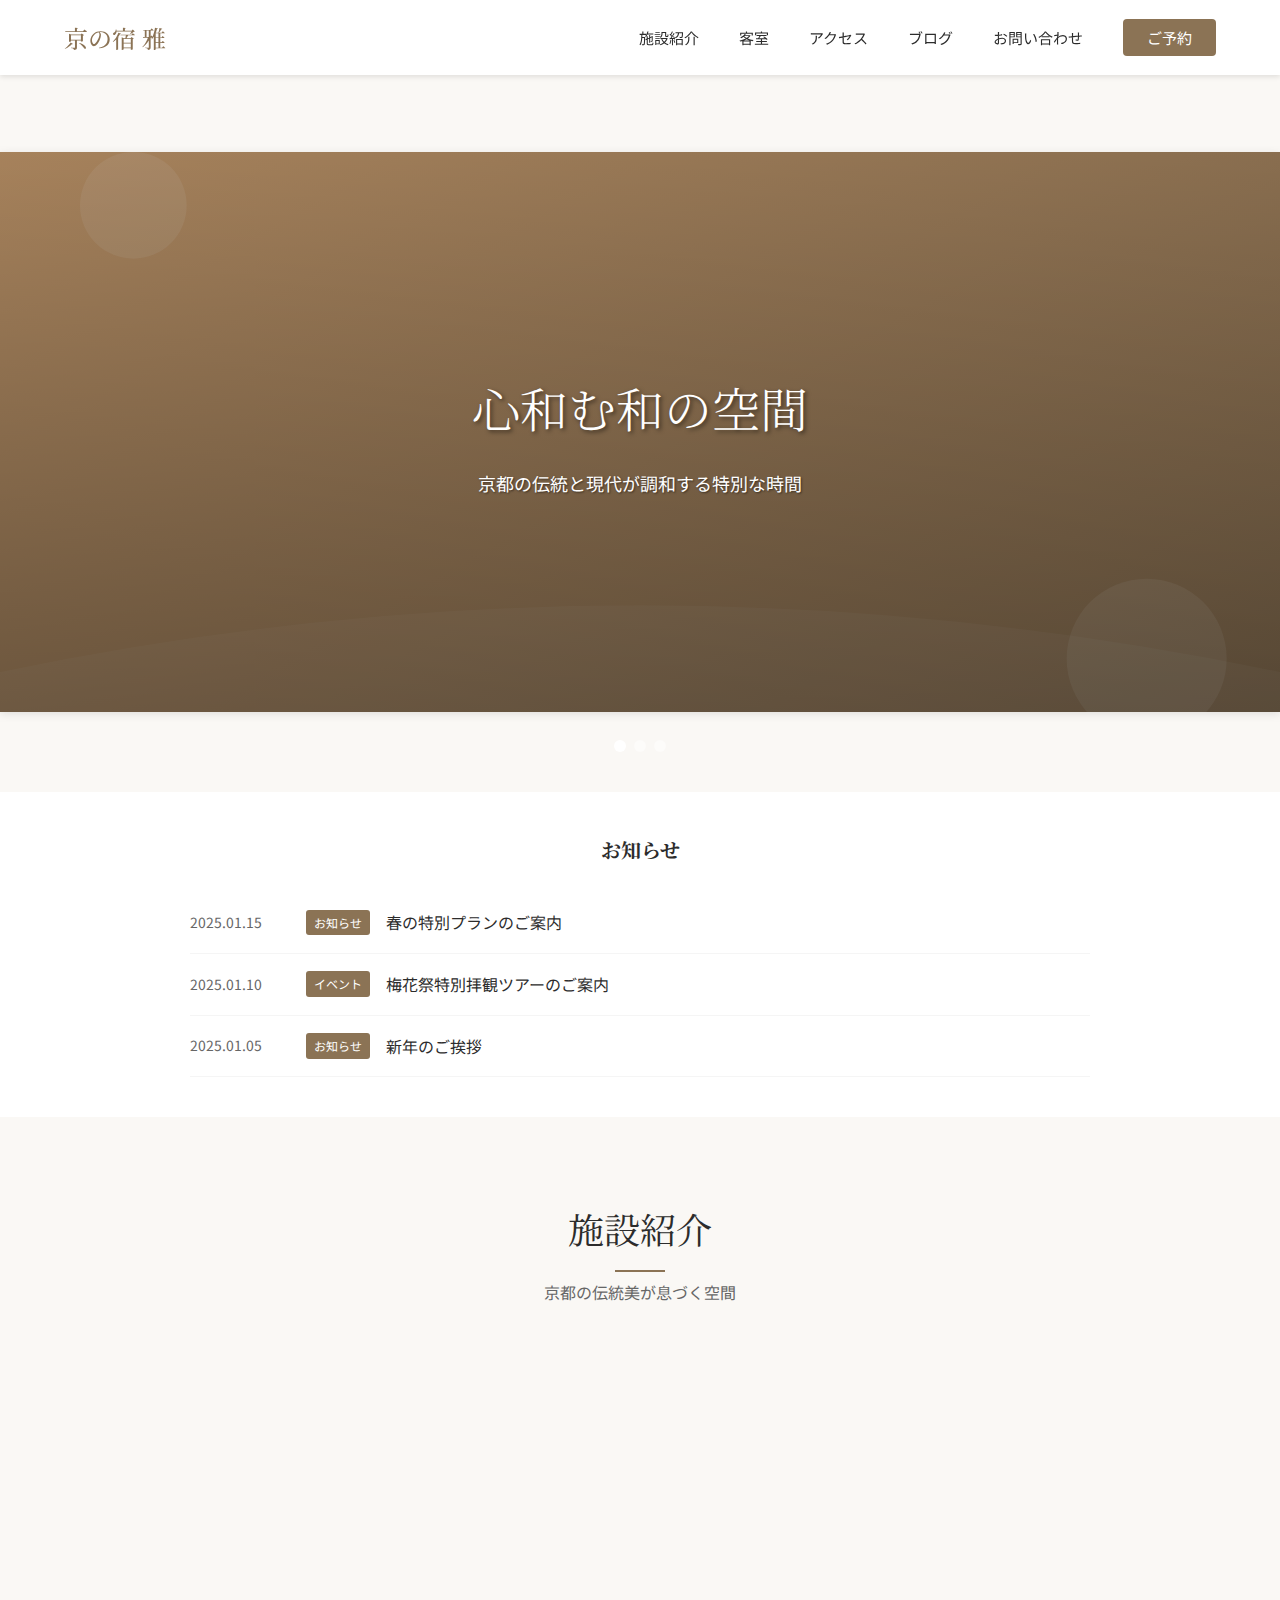
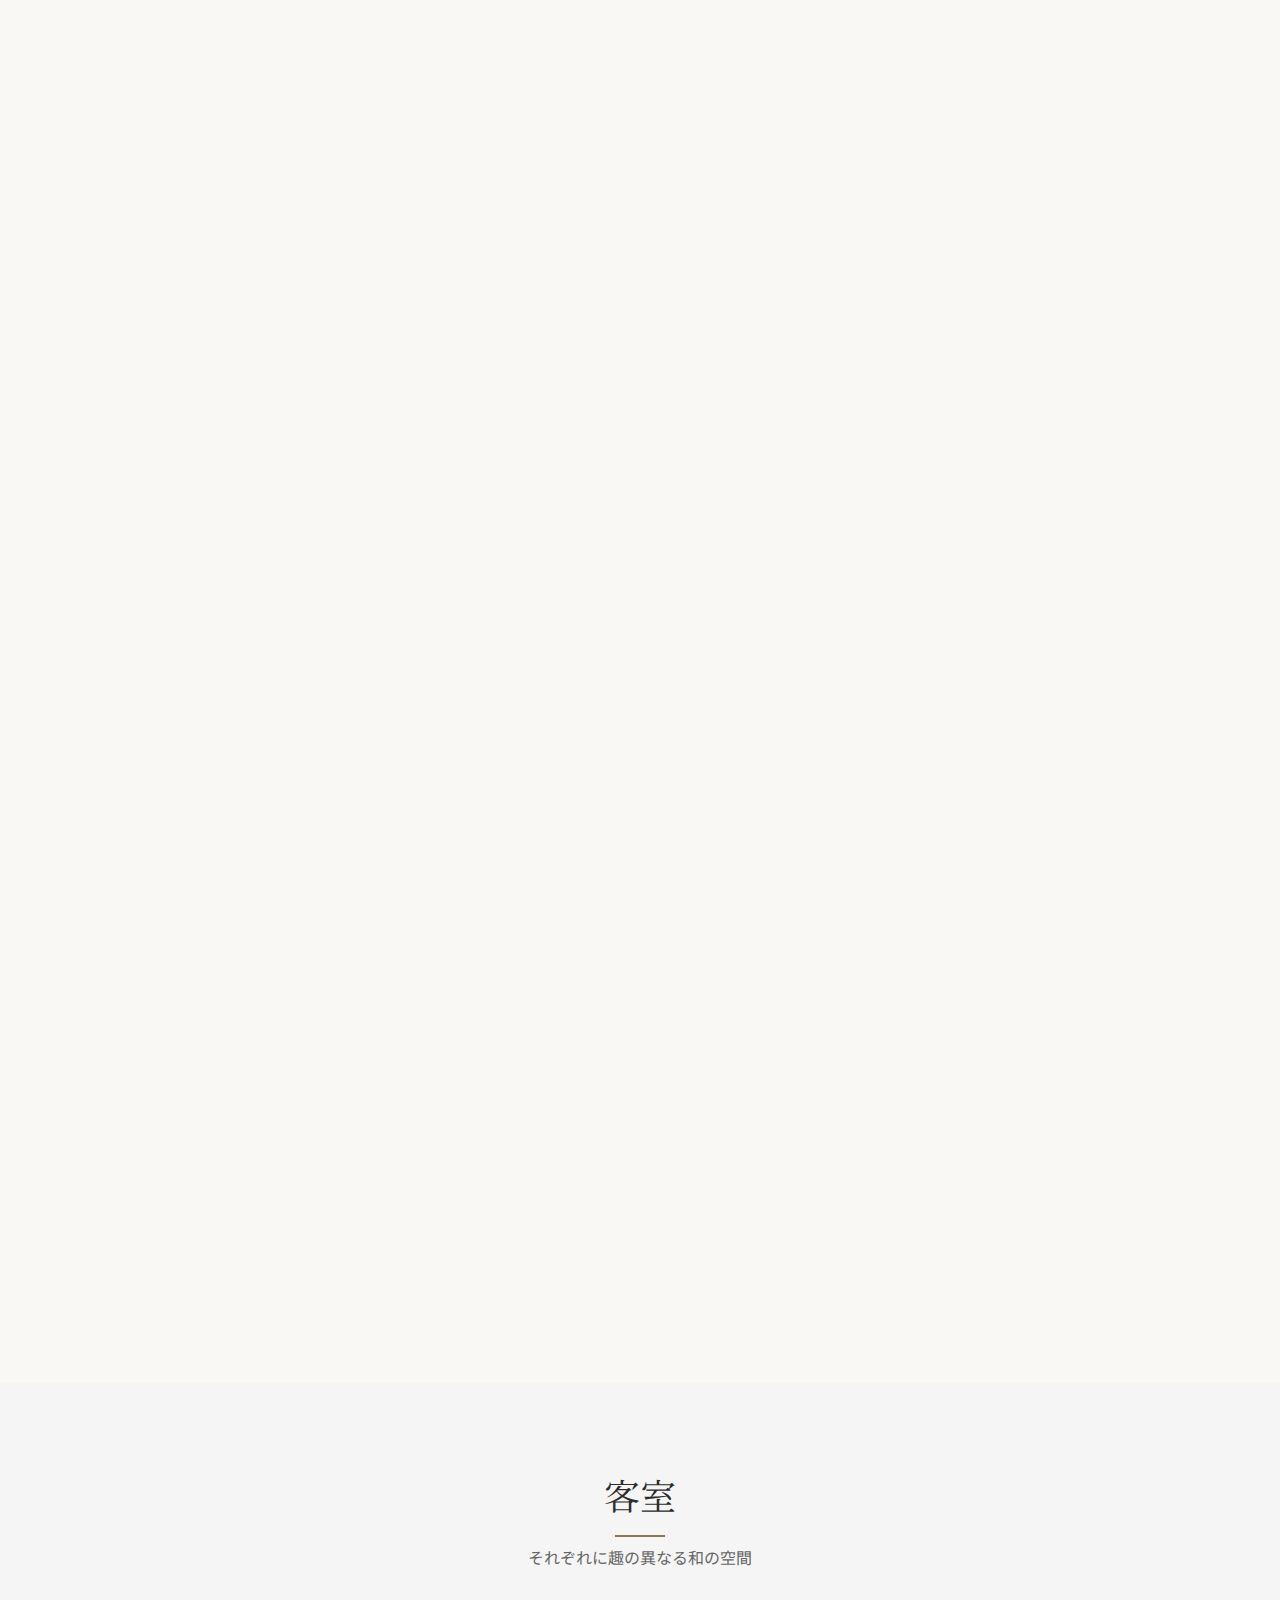
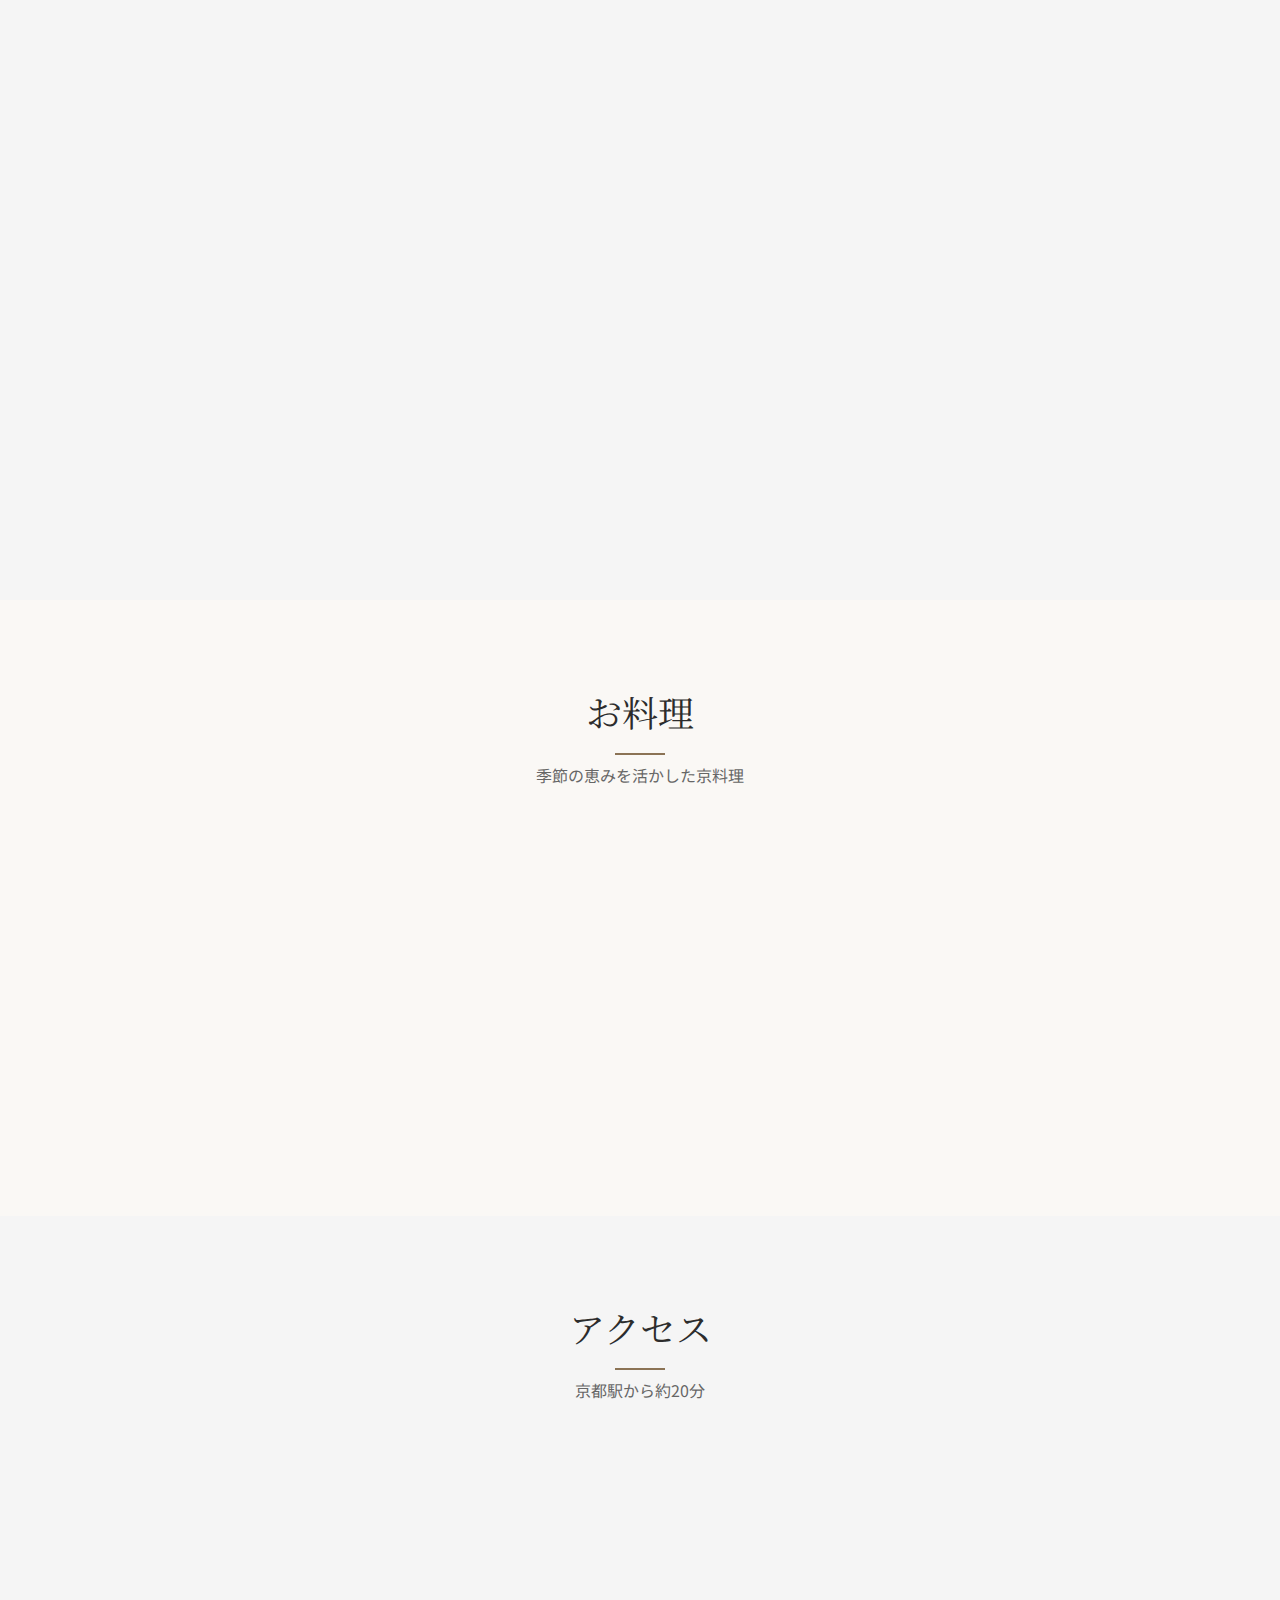
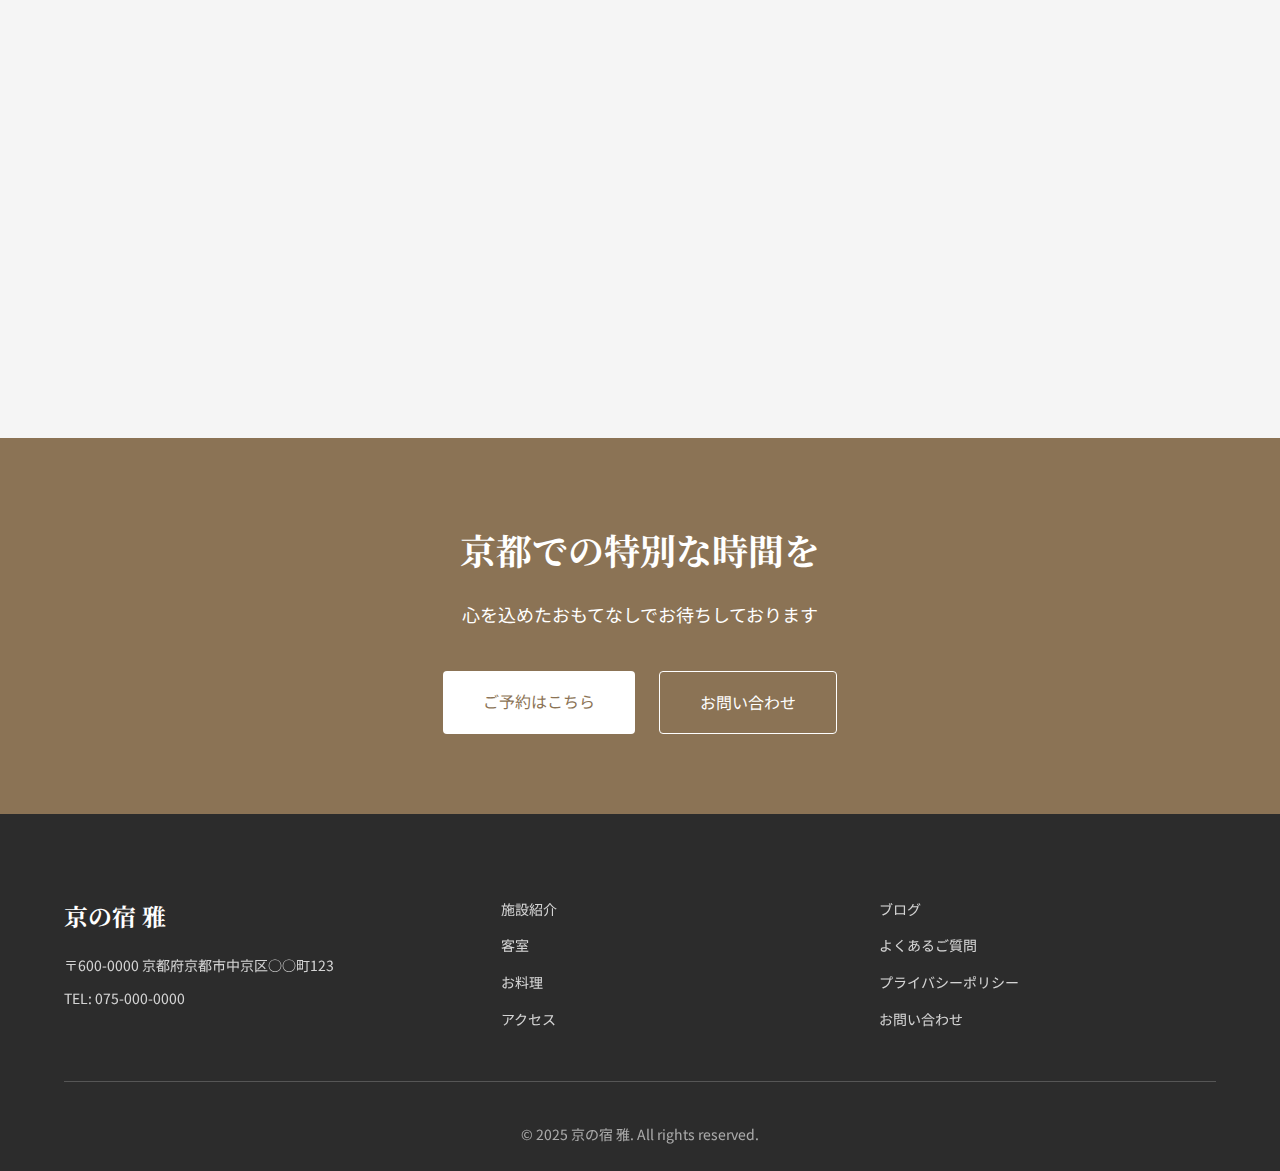
<file: index.html>
<!DOCTYPE html>
<html lang="ja">
<head>
    <meta charset="UTF-8">
    <meta name="viewport" content="width=device-width, initial-scale=1.0">
    <title>京の宿 雅 - 心和む和の空間</title>
    <meta name="description" content="京都の伝統と現代が調和する宿「結び」。四季折々の風情を感じながら、心和むひとときをお過ごしください。">
    <link rel="stylesheet" href="css/style.css">
    <link rel="preconnect" href="https://fonts.googleapis.com">
    <link rel="preconnect" href="https://fonts.gstatic.com" crossorigin>
    <link href="https://fonts.googleapis.com/css2?family=Noto+Serif+JP:wght@300;400;500&family=Noto+Sans+JP:wght@300;400;500&display=swap" rel="stylesheet">
</head>
<body>
    <!-- ヘッダー -->
    <header class="header">
        <div class="container">
            <div class="header-inner">
                <h1 class="logo">
                    <a href="index.html">京の宿 雅</a>
                </h1>
                <nav class="nav" id="nav">
                    <ul class="nav-list">
                        <li><a href="#about">施設紹介</a></li>
                        <li><a href="#rooms">客室</a></li>
                        <li><a href="#access">アクセス</a></li>
                        <li><a href="pages/blog.html">ブログ</a></li>
                        <li><a href="pages/contact.html">お問い合わせ</a></li>
                        <li><a href="pages/reservation.html" class="btn-reserve">ご予約</a></li>
                    </ul>
                </nav>
                <button class="nav-toggle" id="navToggle">
                    <span></span>
                    <span></span>
                    <span></span>
                </button>
            </div>
        </div>
    </header>

    <!-- メインビジュアル -->
    <section class="hero">
        <div class="hero-slider" id="heroSlider">
            <div class="hero-slide active">
                <div class="hero-image">
                    <svg width="100%" height="100%" viewBox="0 0 1920 1080" xmlns="http://www.w3.org/2000/svg" preserveAspectRatio="xMidYMid slice" role="img" aria-label="心和む和の空間のイメージ">
                        <defs>
                            <linearGradient id="hero1" x1="0%" y1="0%" x2="100%" y2="100%">
                                <stop offset="0%" style="stop-color:#d4a574;stop-opacity:1" />
                                <stop offset="100%" style="stop-color:#8b7355;stop-opacity:1" />
                            </linearGradient>
                        </defs>
                        <rect width="1920" height="1080" fill="url(#hero1)"/>
                        <circle cx="200" cy="200" r="80" fill="rgba(255,255,255,0.1)"/>
                        <circle cx="1720" cy="880" r="120" fill="rgba(255,255,255,0.1)"/>
                        <path d="M 0,900 Q 960,700 1920,900 L 1920,1080 L 0,1080 Z" fill="rgba(255,255,255,0.05)"/>
                    </svg>
                </div>
                <div class="hero-content">
                    <h2 class="hero-title">心和む和の空間</h2>
                    <p class="hero-text">京都の伝統と現代が調和する特別な時間</p>
                </div>
            </div>
            <div class="hero-slide">
                <div class="hero-image">
                    <svg width="100%" height="100%" viewBox="0 0 1920 1080" xmlns="http://www.w3.org/2000/svg" preserveAspectRatio="xMidYMid slice" role="img" aria-label="四季折々の風情のイメージ">
                        <defs>
                            <linearGradient id="hero2" x1="0%" y1="0%" x2="0%" y2="100%">
                                <stop offset="0%" style="stop-color:#c9b8a8;stop-opacity:1" />
                                <stop offset="100%" style="stop-color:#8b7355;stop-opacity:1" />
                            </linearGradient>
                        </defs>
                        <rect width="1920" height="1080" fill="url(#hero2)"/>
                        <rect x="100" y="100" width="300" height="200" rx="10" fill="rgba(255,255,255,0.1)"/>
                        <rect x="1520" y="780" width="300" height="200" rx="10" fill="rgba(255,255,255,0.1)"/>
                    </svg>
                </div>
                <div class="hero-content">
                    <h2 class="hero-title">四季折々の風情</h2>
                    <p class="hero-text">移ろいゆく京都の美しい季節を感じて</p>
                </div>
            </div>
            <div class="hero-slide">
                <div class="hero-image">
                    <svg width="100%" height="100%" viewBox="0 0 1920 1080" xmlns="http://www.w3.org/2000/svg" preserveAspectRatio="xMidYMid slice" role="img" aria-label="おもてなしの心のイメージ">
                        <defs>
                            <radialGradient id="hero3" cx="50%" cy="50%">
                                <stop offset="0%" style="stop-color:#d4a574;stop-opacity:1" />
                                <stop offset="100%" style="stop-color:#8b7355;stop-opacity:1" />
                            </radialGradient>
                        </defs>
                        <rect width="1920" height="1080" fill="url(#hero3)"/>
                        <ellipse cx="960" cy="540" rx="600" ry="400" fill="none" stroke="rgba(255,255,255,0.1)" stroke-width="2"/>
                    </svg>
                </div>
                <div class="hero-content">
                    <h2 class="hero-title">おもてなしの心</h2>
                    <p class="hero-text">一期一会の出会いを大切に</p>
                </div>
            </div>
        </div>
        <div class="hero-dots" id="heroDots"></div>
    </section>

    <!-- お知らせ -->
    <section class="news">
        <div class="container">
            <div class="news-inner">
                <h3 class="news-title">お知らせ</h3>
                <ul class="news-list">
                    <li class="news-item">
                        <time class="news-date">2025.01.15</time>
                        <span class="news-category">お知らせ</span>
                        <a href="#" class="news-text">春の特別プランのご案内</a>
                    </li>
                    <li class="news-item">
                        <time class="news-date">2025.01.10</time>
                        <span class="news-category">イベント</span>
                        <a href="#" class="news-text">梅花祭特別拝観ツアーのご案内</a>
                    </li>
                    <li class="news-item">
                        <time class="news-date">2025.01.05</time>
                        <span class="news-category">お知らせ</span>
                        <a href="#" class="news-text">新年のご挨拶</a>
                    </li>
                </ul>
            </div>
        </div>
    </section>

    <!-- 施設紹介 -->
    <section class="about" id="about">
        <div class="container">
            <div class="section-header">
                <h2 class="section-title">施設紹介</h2>
                <p class="section-subtitle">京都の伝統美が息づく空間</p>
            </div>
            <div class="about-content">
                <div class="about-text fade-in">
                    <h3 class="about-title">心を結ぶ、和の宿</h3>
                    <p>京都の中心地から少し離れた静かな場所に佇む「結び」は、日本の伝統美と現代の快適さが調和した特別な空間です。</p>
                    <p>築百年を超える町家を改修し、古き良き京都の風情を残しながら、現代のおもてなしを提供いたします。</p>
                    <p>四季折々の美しい庭園、心を込めた京料理、そして何より大切にしているのは、お客様との一期一会の出会いです。</p>
                    <a href="pages/about.html" class="btn-more">詳しく見る</a>
                </div>
                <div class="about-images fade-in">
                    <svg width="100%" height="250" viewBox="0 0 600 400" xmlns="http://www.w3.org/2000/svg" class="about-image" preserveAspectRatio="xMidYMid slice">
                        <defs>
                            <linearGradient id="building-grad" x1="0%" y1="0%" x2="0%" y2="100%">
                                <stop offset="0%" style="stop-color:#d4a574;stop-opacity:1" />
                                <stop offset="100%" style="stop-color:#c9b8a8;stop-opacity:1" />
                            </linearGradient>
                        </defs>
                        <rect width="600" height="400" fill="url(#building-grad)"/>
                        <rect x="50" y="200" width="500" height="150" fill="#8b7355"/>
                        <rect x="100" y="150" width="80" height="200" fill="#6b5d54"/>
                        <rect x="220" y="150" width="80" height="200" fill="#6b5d54"/>
                        <rect x="340" y="150" width="80" height="200" fill="#6b5d54"/>
                        <rect x="460" y="150" width="80" height="200" fill="#6b5d54"/>
                        <polygon points="300,50 550,150 50,150" fill="#5a4a42"/>
                        <!-- 装飾的な要素を追加 -->
                        <rect x="120" y="170" width="40" height="80" fill="rgba(255,255,255,0.1)"/>
                        <rect x="240" y="170" width="40" height="80" fill="rgba(255,255,255,0.1)"/>
                        <rect x="360" y="170" width="40" height="80" fill="rgba(255,255,255,0.1)"/>
                        <rect x="480" y="170" width="40" height="80" fill="rgba(255,255,255,0.1)"/>
                        <!-- 格子戸の表現 -->
                        <line x1="120" y1="170" x2="120" y2="250" stroke="rgba(255,255,255,0.2)" stroke-width="2"/>
                        <line x1="160" y1="170" x2="160" y2="250" stroke="rgba(255,255,255,0.2)" stroke-width="2"/>
                        <text x="300" y="330" font-family="Noto Sans JP" font-size="24" fill="white" text-anchor="middle">施設外観</text>
                    </svg>
                    <svg width="100%" height="250" viewBox="0 0 600 400" xmlns="http://www.w3.org/2000/svg" class="about-image" preserveAspectRatio="xMidYMid slice">
                        <defs>
                            <linearGradient id="interior-grad" x1="0%" y1="0%" x2="0%" y2="100%">
                                <stop offset="0%" style="stop-color:#faf8f5;stop-opacity:1" />
                                <stop offset="100%" style="stop-color:#f5f5f5;stop-opacity:1" />
                            </linearGradient>
                        </defs>
                        <rect width="600" height="400" fill="url(#interior-grad)"/>
                        <rect x="0" y="320" width="600" height="80" fill="#d4a574"/>
                        <!-- 畳の表現 -->
                        <rect x="80" y="80" width="440" height="240" fill="#e8d5c4" opacity="0.8"/>
                        <!-- 格子の表現 -->
                        <line x1="80" y1="80" x2="80" y2="320" stroke="#8b7355" stroke-width="3"/>
                        <line x1="170" y1="80" x2="170" y2="320" stroke="#8b7355" stroke-width="3"/>
                        <line x1="260" y1="80" x2="260" y2="320" stroke="#8b7355" stroke-width="3"/>
                        <line x1="350" y1="80" x2="350" y2="320" stroke="#8b7355" stroke-width="3"/>
                        <line x1="440" y1="80" x2="440" y2="320" stroke="#8b7355" stroke-width="3"/>
                        <line x1="520" y1="80" x2="520" y2="320" stroke="#8b7355" stroke-width="3"/>
                        <!-- 横の線 -->
                        <line x1="80" y1="140" x2="520" y2="140" stroke="#8b7355" stroke-width="2"/>
                        <line x1="80" y1="200" x2="520" y2="200" stroke="#8b7355" stroke-width="2"/>
                        <line x1="80" y1="260" x2="520" y2="260" stroke="#8b7355" stroke-width="2"/>
                        <!-- 座布団や装飾 -->
                        <circle cx="200" cy="180" r="25" fill="#c9302c" opacity="0.3"/>
                        <circle cx="400" cy="240" r="20" fill="#c9302c" opacity="0.3"/>
                        <text x="300" y="360" font-family="Noto Sans JP" font-size="24" fill="#333" text-anchor="middle">和室内観</text>
                    </svg>
                </div>
                
                <!-- 館内施設 -->
                <div class="facilities fade-in">
                    <h3 class="section-title">館内施設</h3>
                    <div class="facilities-grid">
                        <div class="facility-card">
                            <svg width="100%" height="200" viewBox="0 0 400 300" xmlns="http://www.w3.org/2000/svg" preserveAspectRatio="xMidYMid slice">
                                <defs>
                                    <linearGradient id="bath-gradient" x1="0%" y1="0%" x2="100%" y2="100%">
                                        <stop offset="0%" style="stop-color:#7db3d3;stop-opacity:1" />
                                        <stop offset="100%" style="stop-color:#4a90b8;stop-opacity:1" />
                                    </linearGradient>
                                </defs>
                                <rect width="400" height="300" fill="url(#bath-gradient)"/>
                                <rect x="50" y="150" width="300" height="100" rx="20" fill="rgba(255,255,255,0.2)"/>
                                <circle cx="200" cy="200" r="30" fill="rgba(255,255,255,0.1)"/>
                                <path d="M 50,200 Q 200,180 350,200" stroke="rgba(255,255,255,0.3)" stroke-width="3" fill="none"/>
                                <text x="200" y="80" font-family="Noto Serif JP" font-size="28" fill="white" text-anchor="middle">大浴場</text>
                            </svg>
                            <div class="facility-content">
                                <h4>大浴場</h4>
                                <p>檜の香り漂う大浴場で、旅の疲れを癒してください。</p>
                            </div>
                        </div>
                        <div class="facility-card">
                            <svg width="100%" height="200" viewBox="0 0 400 300" xmlns="http://www.w3.org/2000/svg" preserveAspectRatio="xMidYMid slice">
                                <defs>
                                    <linearGradient id="lounge-gradient" x1="0%" y1="0%" x2="100%" y2="100%">
                                        <stop offset="0%" style="stop-color:#e8d5c4;stop-opacity:1" />
                                        <stop offset="100%" style="stop-color:#c9b8a8;stop-opacity:1" />
                                    </linearGradient>
                                </defs>
                                <rect width="400" height="300" fill="url(#lounge-gradient)"/>
                                <rect x="80" y="120" width="120" height="80" rx="10" fill="#8b7355" opacity="0.3"/>
                                <rect x="220" y="140" width="100" height="60" rx="8" fill="#d4a574" opacity="0.4"/>
                                <circle cx="150" cy="160" r="15" fill="#c9302c" opacity="0.5"/>
                                <text x="200" y="80" font-family="Noto Serif JP" font-size="28" fill="#333" text-anchor="middle">ラウンジ</text>
                            </svg>
                            <div class="facility-content">
                                <h4>ラウンジ</h4>
                                <p>京都の工芸品や書籍を揃えた、寛ぎの空間です。</p>
                            </div>
                        </div>
                        <div class="facility-card">
                            <svg width="100%" height="200" viewBox="0 0 400 300" xmlns="http://www.w3.org/2000/svg" preserveAspectRatio="xMidYMid slice">
                                <defs>
                                    <linearGradient id="shop-gradient" x1="0%" y1="0%" x2="100%" y2="100%">
                                        <stop offset="0%" style="stop-color:#f4e8d0;stop-opacity:1" />
                                        <stop offset="100%" style="stop-color:#e8d5c4;stop-opacity:1" />
                                    </linearGradient>
                                </defs>
                                <rect width="400" height="300" fill="url(#shop-gradient)"/>
                                <rect x="60" y="140" width="80" height="100" rx="5" fill="#8b7355" opacity="0.4"/>
                                <rect x="160" y="120" width="80" height="120" rx="5" fill="#d4a574" opacity="0.4"/>
                                <rect x="260" y="130" width="80" height="110" rx="5" fill="#c9b8a8" opacity="0.4"/>
                                <circle cx="100" cy="180" r="8" fill="#c9302c" opacity="0.6"/>
                                <circle cx="200" cy="170" r="8" fill="#8b7355" opacity="0.6"/>
                                <circle cx="300" cy="175" r="8" fill="#d4a574" opacity="0.6"/>
                                <text x="200" y="80" font-family="Noto Serif JP" font-size="28" fill="#333" text-anchor="middle">売店</text>
                            </svg>
                            <div class="facility-content">
                                <h4>売店</h4>
                                <p>京都の伝統工芸品や地元の名産品を取り揃えています。</p>
                            </div>
                        </div>
                    </div>
                </div>
            </div>
        </div>
    </section>

    <!-- 客室 -->
    <section class="rooms" id="rooms">
        <div class="container">
            <div class="section-header">
                <h2 class="section-title">客室</h2>
                <p class="section-subtitle">それぞれに趣の異なる和の空間</p>
            </div>
            <div class="rooms-grid">
                <article class="room-card fade-in">
                    <div class="room-image">
                        <svg width="100%" height="100%" viewBox="0 0 600 400" xmlns="http://www.w3.org/2000/svg" preserveAspectRatio="xMidYMid slice">
                            <defs>
                                <linearGradient id="matsu-gradient" x1="0%" y1="0%" x2="100%" y2="100%">
                                    <stop offset="0%" style="stop-color:#faf8f5;stop-opacity:1" />
                                    <stop offset="100%" style="stop-color:#f0ebe5;stop-opacity:1" />
                                </linearGradient>
                            </defs>
                            <rect width="600" height="400" fill="url(#matsu-gradient)"/>
                            <rect x="0" y="250" width="600" height="150" fill="#d4a574"/>
                            <rect x="150" y="150" width="300" height="100" fill="#8b7355" opacity="0.2"/>
                            <circle cx="300" cy="200" r="40" fill="#c9302c" opacity="0.3"/>
                            <path d="M 200,180 Q 250,160 300,180 Q 350,160 400,180" stroke="#8b7355" stroke-width="2" fill="none" opacity="0.4"/>
                            <text x="300" y="330" font-family="Noto Serif JP" font-size="28" fill="#333" text-anchor="middle">松の間</text>
                        </svg>
                    </div>
                    <div class="room-content">
                        <h3 class="room-title">松の間</h3>
                        <p class="room-text">庭園を望む特別室。広々とした和室でゆったりとしたひとときを。</p>
                        <a href="#" class="btn-detail">詳細を見る</a>
                    </div>
                </article>
                <article class="room-card fade-in">
                    <div class="room-image">
                        <svg width="100%" height="100%" viewBox="0 0 600 400" xmlns="http://www.w3.org/2000/svg" preserveAspectRatio="xMidYMid slice">
                            <defs>
                                <linearGradient id="take-gradient" x1="0%" y1="0%" x2="100%" y2="100%">
                                    <stop offset="0%" style="stop-color:#f0ebe5;stop-opacity:1" />
                                    <stop offset="100%" style="stop-color:#e8d5c4;stop-opacity:1" />
                                </linearGradient>
                            </defs>
                            <rect width="600" height="400" fill="url(#take-gradient)"/>
                            <rect x="0" y="250" width="600" height="150" fill="#c9b8a8"/>
                            <rect x="100" y="100" width="200" height="150" fill="#8b7355" opacity="0.2"/>
                            <rect x="350" y="100" width="150" height="150" fill="#d4a574" opacity="0.2"/>
                            <line x1="120" y1="120" x2="120" y2="230" stroke="#8b7355" stroke-width="3" opacity="0.6"/>
                            <line x1="180" y1="120" x2="180" y2="230" stroke="#8b7355" stroke-width="3" opacity="0.6"/>
                            <line x1="280" y1="120" x2="280" y2="230" stroke="#8b7355" stroke-width="3" opacity="0.6"/>
                            <text x="300" y="330" font-family="Noto Serif JP" font-size="28" fill="#333" text-anchor="middle">竹の間</text>
                        </svg>
                    </div>
                    <div class="room-content">
                        <h3 class="room-title">竹の間</h3>
                        <p class="room-text">モダンな設えの和洋室。快適さと和の美しさを両立。</p>
                        <a href="#" class="btn-detail">詳細を見る</a>
                    </div>
                </article>
                <article class="room-card fade-in">
                    <div class="room-image">
                        <svg width="100%" height="100%" viewBox="0 0 600 400" xmlns="http://www.w3.org/2000/svg" preserveAspectRatio="xMidYMid slice">
                            <defs>
                                <radialGradient id="ume-gradient" cx="50%" cy="40%">
                                    <stop offset="0%" style="stop-color:#fff8f0;stop-opacity:1" />
                                    <stop offset="100%" style="stop-color:#f4e8d0;stop-opacity:1" />
                                </radialGradient>
                            </defs>
                            <rect width="600" height="400" fill="url(#ume-gradient)"/>
                            <rect x="0" y="250" width="600" height="150" fill="#e8d5c4"/>
                            <ellipse cx="300" cy="180" rx="100" ry="60" fill="#d4a574" opacity="0.3"/>
                            <circle cx="250" cy="160" r="12" fill="#f8c2c0" opacity="0.7"/>
                            <circle cx="350" cy="170" r="10" fill="#f8c2c0" opacity="0.7"/>
                            <circle cx="320" cy="140" r="8" fill="#f8c2c0" opacity="0.7"/>
                            <text x="300" y="330" font-family="Noto Serif JP" font-size="28" fill="#333" text-anchor="middle">梅の間</text>
                        </svg>
                    </div>
                    <div class="room-content">
                        <h3 class="room-title">梅の間</h3>
                        <p class="room-text">コンパクトながら機能的な和室。一人旅や少人数でのご利用に。</p>
                        <a href="#" class="btn-detail">詳細を見る</a>
                    </div>
                </article>
            </div>
        </div>
    </section>

    <!-- お料理 -->
    <section class="cuisine">
        <div class="container">
            <div class="section-header">
                <h2 class="section-title">お料理</h2>
                <p class="section-subtitle">季節の恵みを活かした京料理</p>
            </div>
            <div class="cuisine-content">
                <div class="cuisine-images fade-in">
                    <svg width="100%" height="250" viewBox="0 0 600 400" xmlns="http://www.w3.org/2000/svg" class="cuisine-image" preserveAspectRatio="xMidYMid slice">
                        <defs>
                            <radialGradient id="kaiseki-gradient" cx="50%" cy="50%">
                                <stop offset="0%" style="stop-color:#2c2c2c;stop-opacity:1" />
                                <stop offset="100%" style="stop-color:#1a1a1a;stop-opacity:1" />
                            </radialGradient>
                        </defs>
                        <rect width="600" height="400" fill="url(#kaiseki-gradient)"/>
                        <circle cx="300" cy="200" r="120" fill="#fff" opacity="0.9"/>
                        <circle cx="300" cy="200" r="100" fill="#f5f5f5"/>
                        <rect x="250" y="150" width="100" height="100" rx="10" fill="#c9302c" opacity="0.7"/>
                        <rect x="200" y="180" width="60" height="40" rx="5" fill="#8b7355"/>
                        <rect x="340" y="180" width="60" height="40" rx="5" fill="#8b7355"/>
                        <circle cx="230" cy="200" r="8" fill="#d4a574" opacity="0.8"/>
                        <circle cx="370" cy="200" r="8" fill="#d4a574" opacity="0.8"/>
                        <path d="M 220,190 Q 240,185 260,190" stroke="#8b7355" stroke-width="2" fill="none" opacity="0.6"/>
                        <text x="300" y="350" font-family="Noto Sans JP" font-size="20" fill="white" text-anchor="middle">会席料理</text>
                    </svg>
                    <svg width="100%" height="250" viewBox="0 0 600 400" xmlns="http://www.w3.org/2000/svg" class="cuisine-image" preserveAspectRatio="xMidYMid slice">
                        <defs>
                            <linearGradient id="breakfast-gradient" x1="0%" y1="0%" x2="100%" y2="100%">
                                <stop offset="0%" style="stop-color:#faf8f5;stop-opacity:1" />
                                <stop offset="100%" style="stop-color:#f4e8d0;stop-opacity:1" />
                            </linearGradient>
                        </defs>
                        <rect width="600" height="400" fill="url(#breakfast-gradient)"/>
                        <rect x="150" y="100" width="300" height="200" rx="20" fill="white" stroke="#d4a574" stroke-width="2"/>
                        <circle cx="220" cy="200" r="40" fill="#8b7355" opacity="0.3"/>
                        <circle cx="300" cy="200" r="40" fill="#c9302c" opacity="0.3"/>
                        <circle cx="380" cy="200" r="40" fill="#d4a574" opacity="0.3"/>
                        <rect x="200" y="180" width="40" height="40" rx="3" fill="white" opacity="0.8"/>
                        <rect x="280" y="180" width="40" height="40" rx="3" fill="white" opacity="0.8"/>
                        <rect x="360" y="180" width="40" height="40" rx="3" fill="white" opacity="0.8"/>
                        <text x="300" y="350" font-family="Noto Sans JP" font-size="20" fill="#333" text-anchor="middle">朝食</text>
                    </svg>
                </div>
                <div class="cuisine-text fade-in">
                    <h3 class="cuisine-title">地産地消の京料理</h3>
                    <p>京都の新鮮な食材を使用し、季節の移ろいを感じられる献立をご用意しております。</p>
                    <p>伝統的な京料理の技法を守りながら、現代の感性も取り入れた料理をお楽しみください。</p>
                    <p>朝食は、京都の朝にふさわしい和定食をご提供いたします。</p>
                </div>
            </div>
        </div>
    </section>

    <!-- アクセス -->
    <section class="access" id="access">
        <div class="container">
            <div class="section-header">
                <h2 class="section-title">アクセス</h2>
                <p class="section-subtitle">京都駅から約20分</p>
            </div>
            <div class="access-content">
                <div class="access-info fade-in">
                    <h3 class="access-title">京の宿 雅</h3>
                    <dl class="access-list">
                        <dt>住所</dt>
                        <dd>〒600-0000 京都府京都市中京区○○町123</dd>
                        <dt>電話</dt>
                        <dd>075-000-0000</dd>
                        <dt>チェックイン</dt>
                        <dd>15:00〜21:00</dd>
                        <dt>チェックアウト</dt>
                        <dd>〜11:00</dd>
                    </dl>
                    <div class="access-buttons">
                        <a href="https://maps.google.com" target="_blank" class="btn-map">Google Mapで見る</a>
                        <a href="pages/access.html" class="btn-more">詳しいアクセス方法</a>
                    </div>
                </div>
                <div class="access-map fade-in">
                    <iframe src="https://www.google.com/maps/embed?pb=!1m18!1m12!1m3!1d3267.8965896123456!2d135.7681234!3d35.0116363!2m3!1f0!2f0!3f0!3m2!1i1024!2i768!4f13.1!3m3!1m2!1s0x0%3A0x0!2zMzXCsDAwJzQxLjkiTiAxMzXCsDQ2JzA1LjIiRQ!5e0!3m2!1sja!2sjp!4v1234567890123" width="100%" height="400" style="border:0;" allowfullscreen="" loading="lazy"></iframe>
                </div>
            </div>
        </div>
    </section>

    <!-- CTA -->
    <section class="cta">
        <div class="container">
            <div class="cta-content">
                <h2 class="cta-title">京都での特別な時間を</h2>
                <p class="cta-text">心を込めたおもてなしでお待ちしております</p>
                <div class="cta-buttons">
                    <a href="pages/reservation.html" class="btn-primary">ご予約はこちら</a>
                    <a href="pages/contact.html" class="btn-secondary">お問い合わせ</a>
                </div>
            </div>
        </div>
    </section>

    <!-- フッター -->
    <footer class="footer">
        <div class="container">
            <div class="footer-content">
                <div class="footer-info">
                    <h3 class="footer-logo">京の宿 雅</h3>
                    <p class="footer-address">〒600-0000 京都府京都市中京区○○町123</p>
                    <p class="footer-tel">TEL: 075-000-0000</p>
                </div>
                <nav class="footer-nav">
                    <ul class="footer-nav-list">
                        <li><a href="pages/about.html">施設紹介</a></li>
                        <li><a href="pages/rooms.html">客室</a></li>
                        <li><a href="pages/cuisine.html">お料理</a></li>
                        <li><a href="pages/access.html">アクセス</a></li>
                    </ul>
                    <ul class="footer-nav-list">
                        <li><a href="pages/blog.html">ブログ</a></li>
                        <li><a href="pages/faq.html">よくあるご質問</a></li>
                        <li><a href="pages/privacy.html">プライバシーポリシー</a></li>
                        <li><a href="pages/contact.html">お問い合わせ</a></li>
                    </ul>
                </nav>
            </div>
            <div class="footer-bottom">
                <p class="copyright">&copy; 2025 京の宿 雅. All rights reserved.</p>
            </div>
        </div>
    </footer>

    <script src="js/main.js"></script>
</body>
</html>
</file>
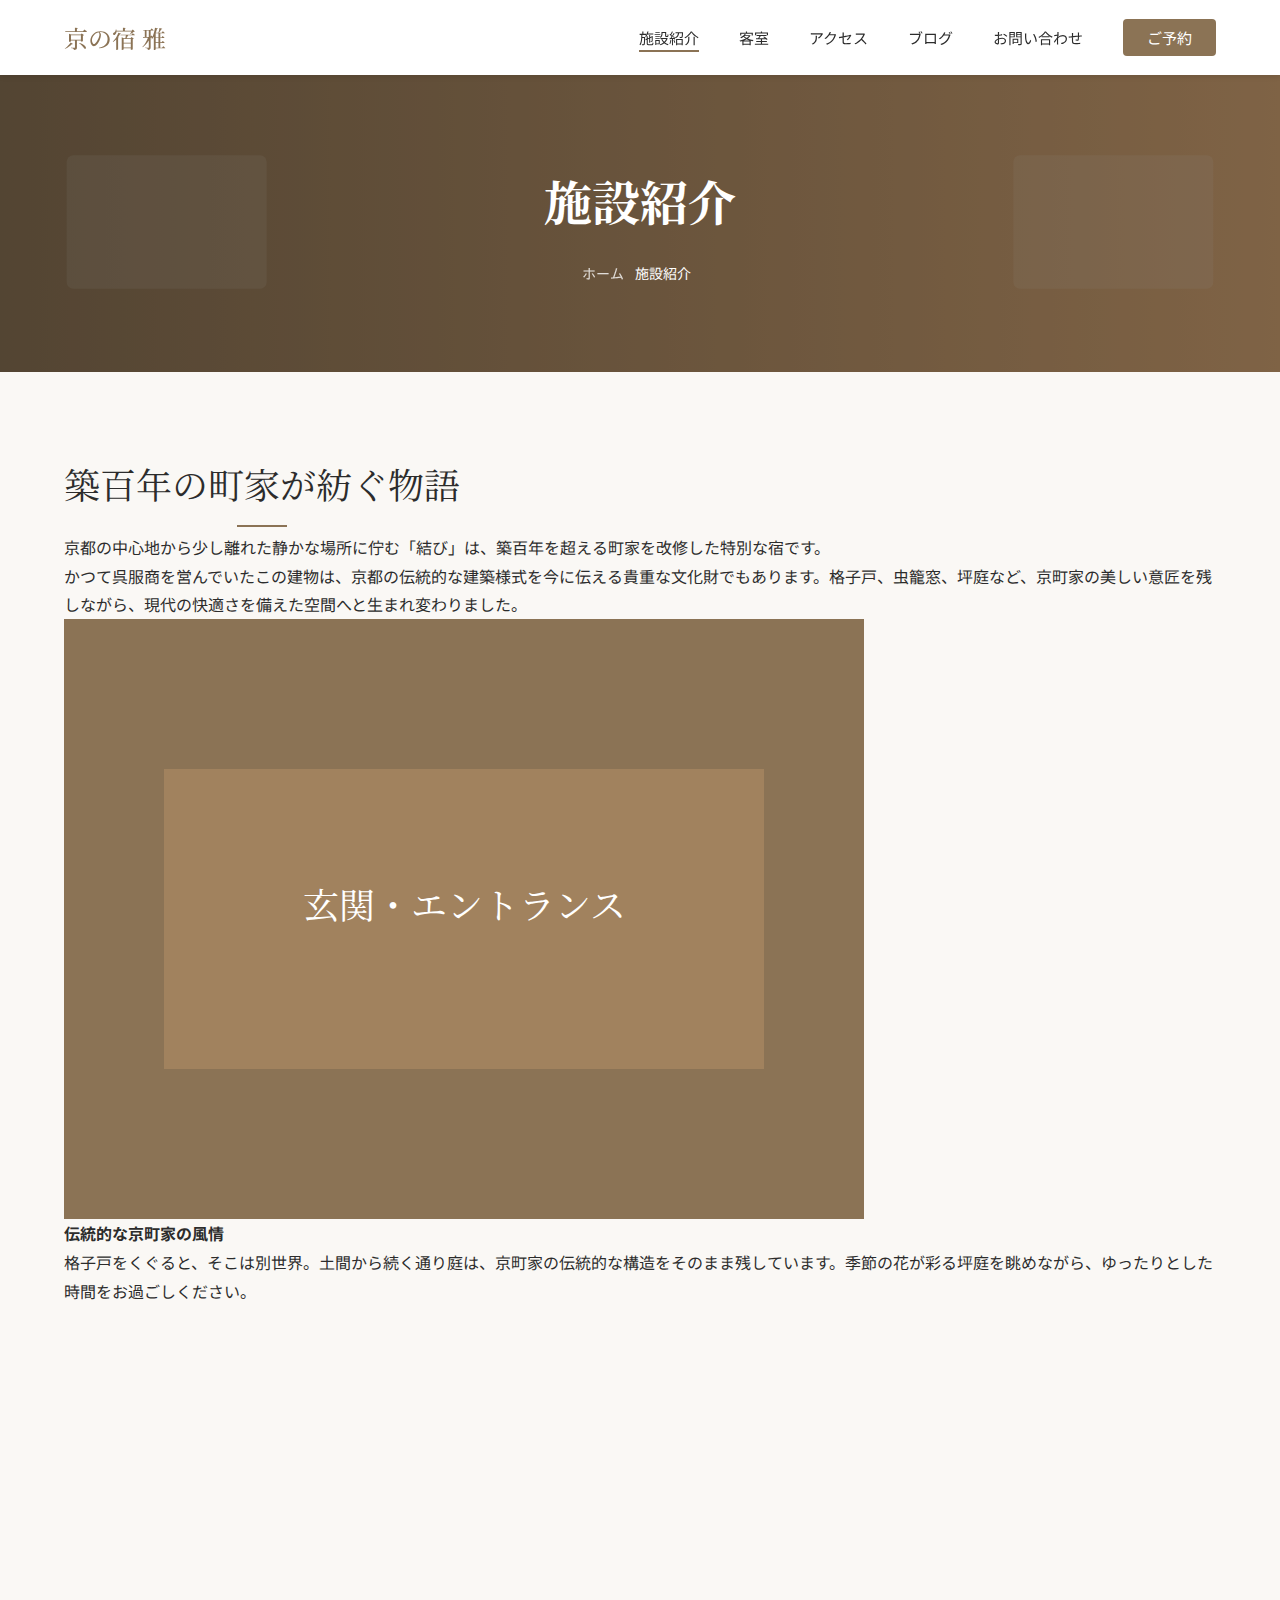
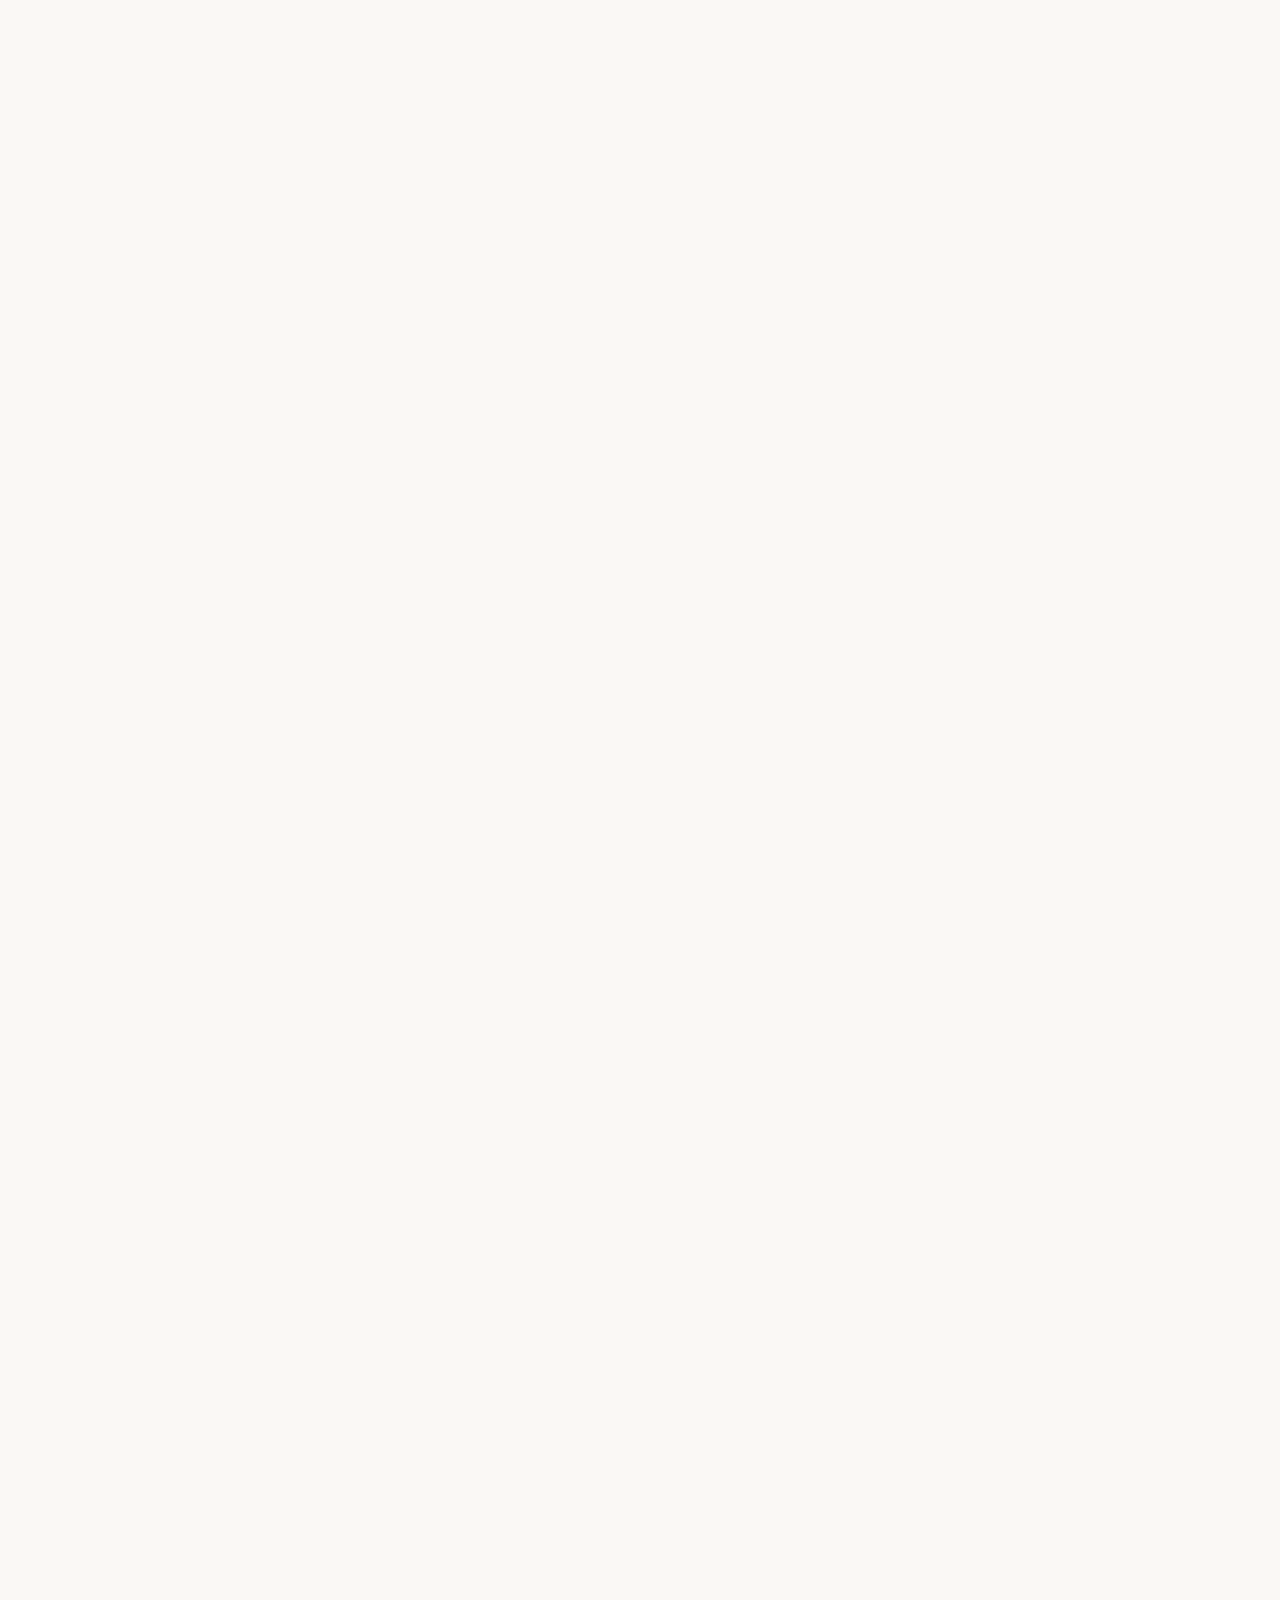
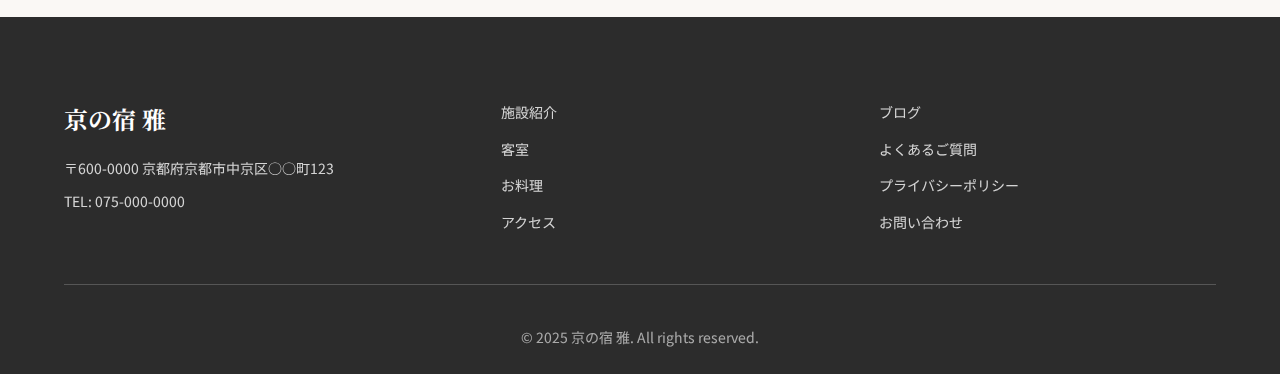
<file: pages/about.html>
<!DOCTYPE html>
<html lang="ja">
<head>
    <meta charset="UTF-8">
    <meta name="viewport" content="width=device-width, initial-scale=1.0">
    <title>施設紹介 - 京の宿 雅</title>
    <meta name="description" content="京都の宿「結び」の施設をご紹介。築百年を超える町家を改修した、伝統と現代が調和する特別な空間です。">
    <link rel="stylesheet" href="../css/style.css">
    <link rel="preconnect" href="https://fonts.googleapis.com">
    <link rel="preconnect" href="https://fonts.gstatic.com" crossorigin>
    <link href="https://fonts.googleapis.com/css2?family=Noto+Serif+JP:wght@300;400;500&family=Noto+Sans+JP:wght@300;400;500&display=swap" rel="stylesheet">
</head>
<body>
    <!-- ヘッダー -->
    <header class="header">
        <div class="container">
            <div class="header-inner">
                <h1 class="logo">
                    <a href="../index.html">京の宿 雅</a>
                </h1>
                <nav class="nav" id="nav">
                    <ul class="nav-list">
                        <li><a href="about.html" class="active">施設紹介</a></li>
                        <li><a href="rooms.html">客室</a></li>
                        <li><a href="access.html">アクセス</a></li>
                        <li><a href="blog.html">ブログ</a></li>
                        <li><a href="contact.html">お問い合わせ</a></li>
                        <li><a href="reservation.html" class="btn-reserve">ご予約</a></li>
                    </ul>
                </nav>
                <button class="nav-toggle" id="navToggle">
                    <span></span>
                    <span></span>
                    <span></span>
                </button>
            </div>
        </div>
    </header>

    <!-- ページヘッダー -->
    <section class="page-header">
        <div class="page-header-bg">
            <svg width="100%" height="100%" viewBox="0 0 1920 600" xmlns="http://www.w3.org/2000/svg" preserveAspectRatio="xMidYMid slice">
                <defs>
                    <linearGradient id="header-gradient" x1="0%" y1="0%" x2="100%" y2="0%">
                        <stop offset="0%" style="stop-color:#8b7355;stop-opacity:1" />
                        <stop offset="100%" style="stop-color:#d4a574;stop-opacity:1" />
                    </linearGradient>
                </defs>
                <rect width="1920" height="600" fill="url(#header-gradient)"/>
                <rect x="100" y="200" width="300" height="200" rx="10" fill="rgba(255,255,255,0.1)"/>
                <rect x="1520" y="200" width="300" height="200" rx="10" fill="rgba(255,255,255,0.1)"/>
            </svg>
        </div>
        <div class="container">
            <h2 class="page-title">施設紹介</h2>
            <nav class="breadcrumb">
                <a href="../index.html">ホーム</a>
                <span>施設紹介</span>
            </nav>
        </div>
    </section>

    <!-- メインコンテンツ -->
    <main class="main">
        <section class="about-detail">
            <div class="container">
                <div class="about-intro fade-in">
                    <h3 class="section-title">築百年の町家が紡ぐ物語</h3>
                    <p class="lead-text">京都の中心地から少し離れた静かな場所に佇む「結び」は、築百年を超える町家を改修した特別な宿です。</p>
                    <p>かつて呉服商を営んでいたこの建物は、京都の伝統的な建築様式を今に伝える貴重な文化財でもあります。格子戸、虫籠窓、坪庭など、京町家の美しい意匠を残しながら、現代の快適さを備えた空間へと生まれ変わりました。</p>
                </div>

                <div class="about-features">
                    <article class="feature-item fade-in">
                        <div class="feature-image">
                            <svg width="800" height="600" xmlns="http://www.w3.org/2000/svg">
                                <rect width="800" height="600" fill="#8b7355"/>
                                <rect x="100" y="150" width="600" height="300" fill="#d4a574" opacity="0.3"/>
                                <text x="400" y="300" font-family="Noto Serif JP" font-size="36" fill="white" text-anchor="middle">玄関・エントランス</text>
                            </svg>
                        </div>
                        <div class="feature-content">
                            <h4 class="feature-title">伝統的な京町家の風情</h4>
                            <p>格子戸をくぐると、そこは別世界。土間から続く通り庭は、京町家の伝統的な構造をそのまま残しています。季節の花が彩る坪庭を眺めながら、ゆったりとした時間をお過ごしください。</p>
                        </div>
                    </article>

                    <article class="feature-item fade-in reverse">
                        <div class="feature-image">
                            <svg width="800" height="600" xmlns="http://www.w3.org/2000/svg">
                                <rect width="800" height="600" fill="#a8c09a"/>
                                <circle cx="200" cy="300" r="80" fill="#6b8e5a" opacity="0.5"/>
                                <circle cx="400" cy="400" r="100" fill="#6b8e5a" opacity="0.5"/>
                                <circle cx="600" cy="300" r="90" fill="#6b8e5a" opacity="0.5"/>
                                <rect x="0" y="450" width="800" height="150" fill="#8b7355" opacity="0.3"/>
                                <text x="400" y="300" font-family="Noto Serif JP" font-size="36" fill="white" text-anchor="middle">日本庭園</text>
                            </svg>
                        </div>
                        <div class="feature-content">
                            <h4 class="feature-title">四季を感じる日本庭園</h4>
                            <p>敷地内には、四季折々の表情を見せる日本庭園があります。春の桜、夏の青もみじ、秋の紅葉、冬の雪景色。移ろいゆく京都の美しい季節を、間近に感じていただけます。</p>
                        </div>
                    </article>

                    <article class="feature-item fade-in">
                        <div class="feature-image">
                            <svg width="800" height="600" xmlns="http://www.w3.org/2000/svg">
                                <rect width="800" height="600" fill="#e8d5c4"/>
                                <rect x="200" y="200" width="400" height="200" fill="#8b7355" opacity="0.2"/>
                                <circle cx="400" cy="300" r="60" fill="#c9302c" opacity="0.3"/>
                                <text x="400" y="300" font-family="Noto Serif JP" font-size="36" fill="#333" text-anchor="middle">茶室</text>
                            </svg>
                        </div>
                        <div class="feature-content">
                            <h4 class="feature-title">本格的な茶室でのお点前体験</h4>
                            <p>敷地内には本格的な茶室を設けております。京都の茶道家による季節のお点前体験もご用意。日本の伝統文化に触れる特別な時間をお楽しみください。</p>
                        </div>
                    </article>
                </div>

                <div class="facilities fade-in">
                    <h3 class="section-title">館内施設</h3>
                    <div class="facilities-grid">
                        <div class="facility-card">
                            <svg width="600" height="400" xmlns="http://www.w3.org/2000/svg">
                                <rect width="600" height="400" fill="#c9b8a8"/>
                                <rect x="100" y="150" width="400" height="200" rx="20" fill="#8b7355"/>
                                <circle cx="300" cy="250" r="80" fill="#d4a574" opacity="0.4"/>
                                <circle cx="200" cy="200" r="30" fill="rgba(255,255,255,0.3)"/>
                                <circle cx="400" cy="300" r="30" fill="rgba(255,255,255,0.3)"/>
                                <rect x="250" y="320" width="100" height="20" rx="10" fill="#6b5d54"/>
                                <text x="300" y="360" font-family="Noto Sans JP" font-size="20" fill="white" text-anchor="middle">大浴場</text>
                            </svg>
                            <div class="facility-content">
                                <h4>大浴場</h4>
                                <p>檜の香り漂う大浴場で、旅の疲れを癒してください。</p>
                            </div>
                        </div>
                        <div class="facility-card">
                            <svg width="600" height="400" xmlns="http://www.w3.org/2000/svg">
                                <rect width="600" height="400" fill="#f5f5f5"/>
                                <rect x="50" y="100" width="500" height="250" fill="#e8d5c4"/>
                                <rect x="100" y="150" width="100" height="120" rx="5" fill="#8b7355"/>
                                <rect x="250" y="150" width="100" height="120" rx="5" fill="#8b7355"/>
                                <rect x="400" y="150" width="100" height="120" rx="5" fill="#8b7355"/>
                                <circle cx="150" cy="130" r="15" fill="#c9302c" opacity="0.6"/>
                                <circle cx="300" cy="130" r="15" fill="#c9302c" opacity="0.6"/>
                                <circle cx="450" cy="130" r="15" fill="#c9302c" opacity="0.6"/>
                                <text x="300" y="320" font-family="Noto Sans JP" font-size="20" fill="#333" text-anchor="middle">ラウンジ</text>
                            </svg>
                            <div class="facility-content">
                                <h4>ラウンジ</h4>
                                <p>京都の工芸品や書籍を揃えた、寛ぎの空間です。</p>
                            </div>
                        </div>
                        <div class="facility-card">
                            <svg width="600" height="400" xmlns="http://www.w3.org/2000/svg">
                                <rect width="600" height="400" fill="#faf8f5"/>
                                <rect x="80" y="120" width="440" height="200" fill="#d4a574"/>
                                <rect x="120" y="160" width="80" height="120" rx="5" fill="#8b7355"/>
                                <rect x="220" y="160" width="80" height="120" rx="5" fill="#c9302c" opacity="0.3"/>
                                <rect x="320" y="160" width="80" height="120" rx="5" fill="#8b7355"/>
                                <rect x="420" y="160" width="80" height="120" rx="5" fill="#c9302c" opacity="0.3"/>
                                <circle cx="160" cy="140" r="10" fill="white"/>
                                <circle cx="260" cy="140" r="10" fill="white"/>
                                <circle cx="360" cy="140" r="10" fill="white"/>
                                <circle cx="460" cy="140" r="10" fill="white"/>
                                <text x="300" y="340" font-family="Noto Sans JP" font-size="20" fill="#333" text-anchor="middle">売店</text>
                            </svg>
                            <div class="facility-content">
                                <h4>売店</h4>
                                <p>京都の伝統工芸品や地元の名産品を取り揃えています。</p>
                            </div>
                        </div>
                    </div>
                </div>
            </div>
        </section>
    </main>

    <!-- フッター -->
    <footer class="footer">
        <div class="container">
            <div class="footer-content">
                <div class="footer-info">
                    <h3 class="footer-logo">京の宿 雅</h3>
                    <p class="footer-address">〒600-0000 京都府京都市中京区○○町123</p>
                    <p class="footer-tel">TEL: 075-000-0000</p>
                </div>
                <nav class="footer-nav">
                    <ul class="footer-nav-list">
                        <li><a href="about.html">施設紹介</a></li>
                        <li><a href="rooms.html">客室</a></li>
                        <li><a href="cuisine.html">お料理</a></li>
                        <li><a href="access.html">アクセス</a></li>
                    </ul>
                    <ul class="footer-nav-list">
                        <li><a href="blog.html">ブログ</a></li>
                        <li><a href="faq.html">よくあるご質問</a></li>
                        <li><a href="privacy.html">プライバシーポリシー</a></li>
                        <li><a href="contact.html">お問い合わせ</a></li>
                    </ul>
                </nav>
            </div>
            <div class="footer-bottom">
                <p class="copyright">&copy; 2025 京の宿 雅. All rights reserved.</p>
            </div>
        </div>
    </footer>

    <script src="../js/main.js"></script>
</body>
</html>
</file>
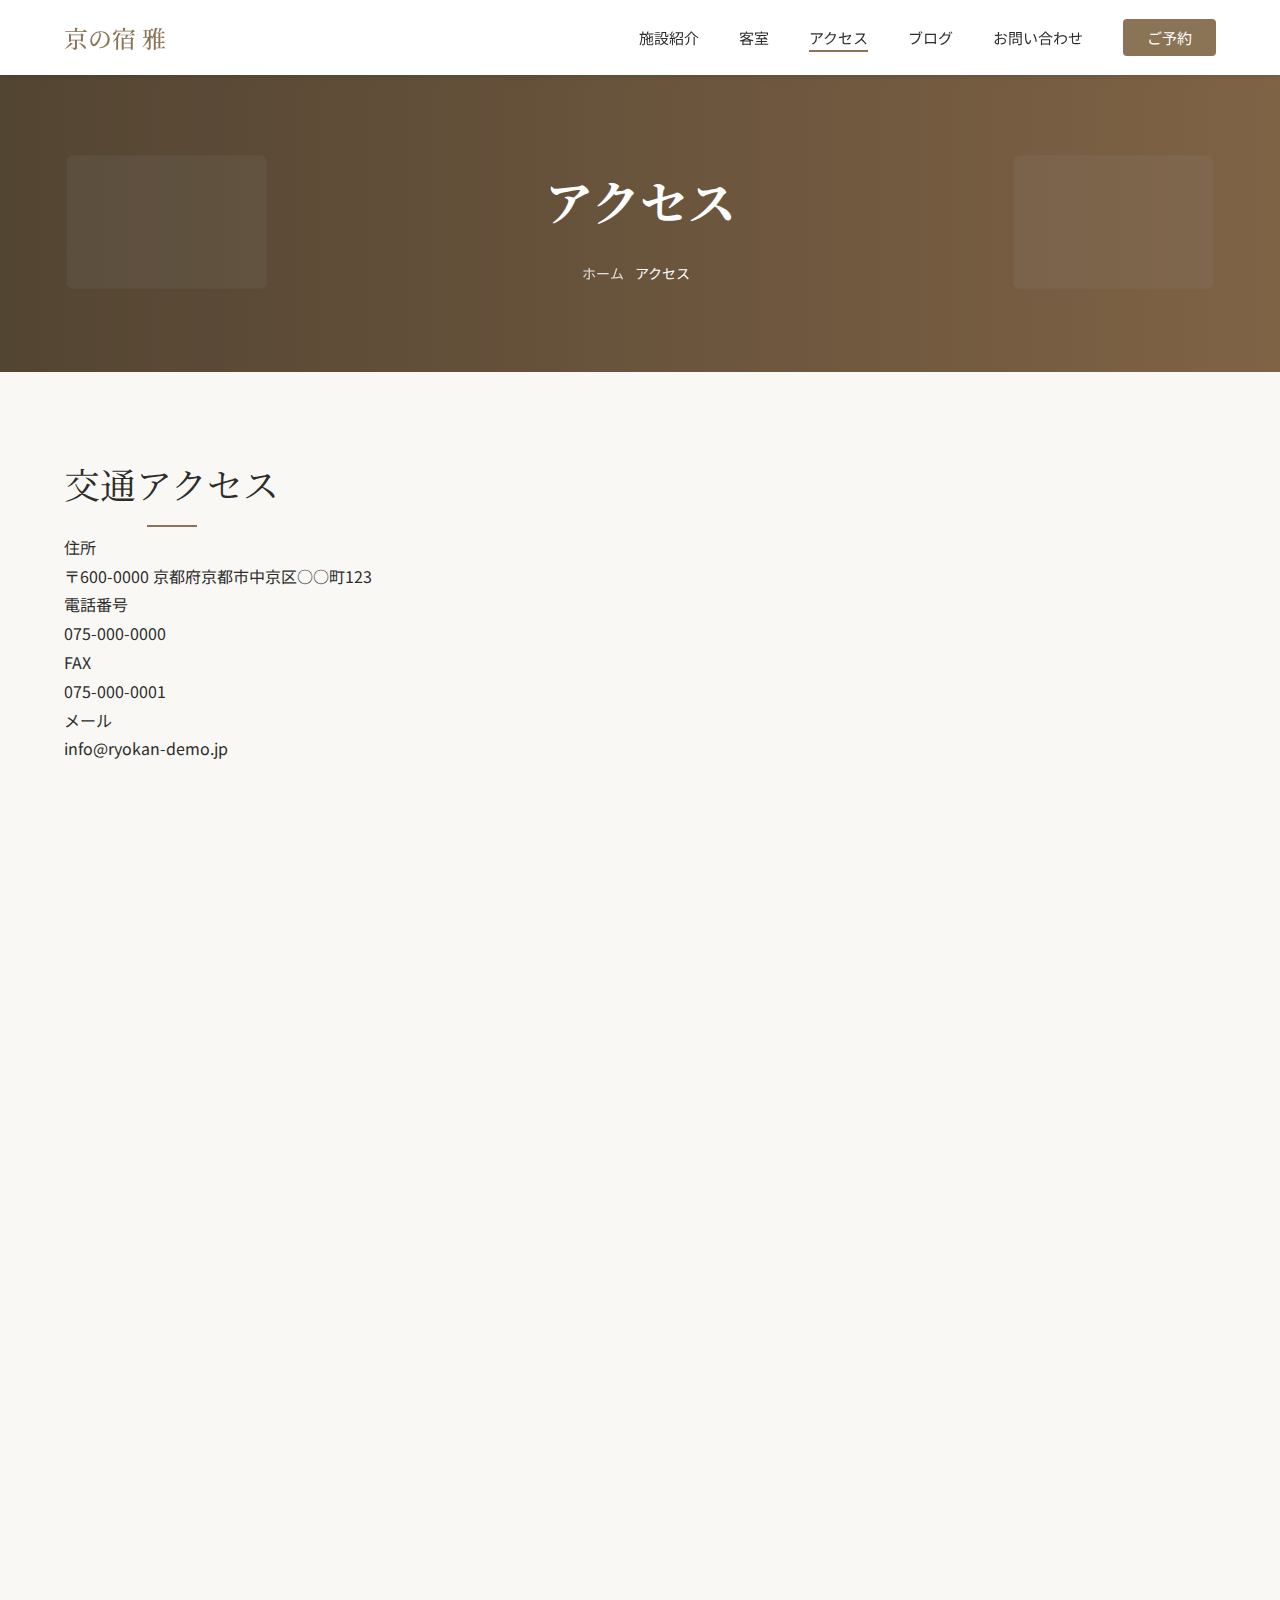
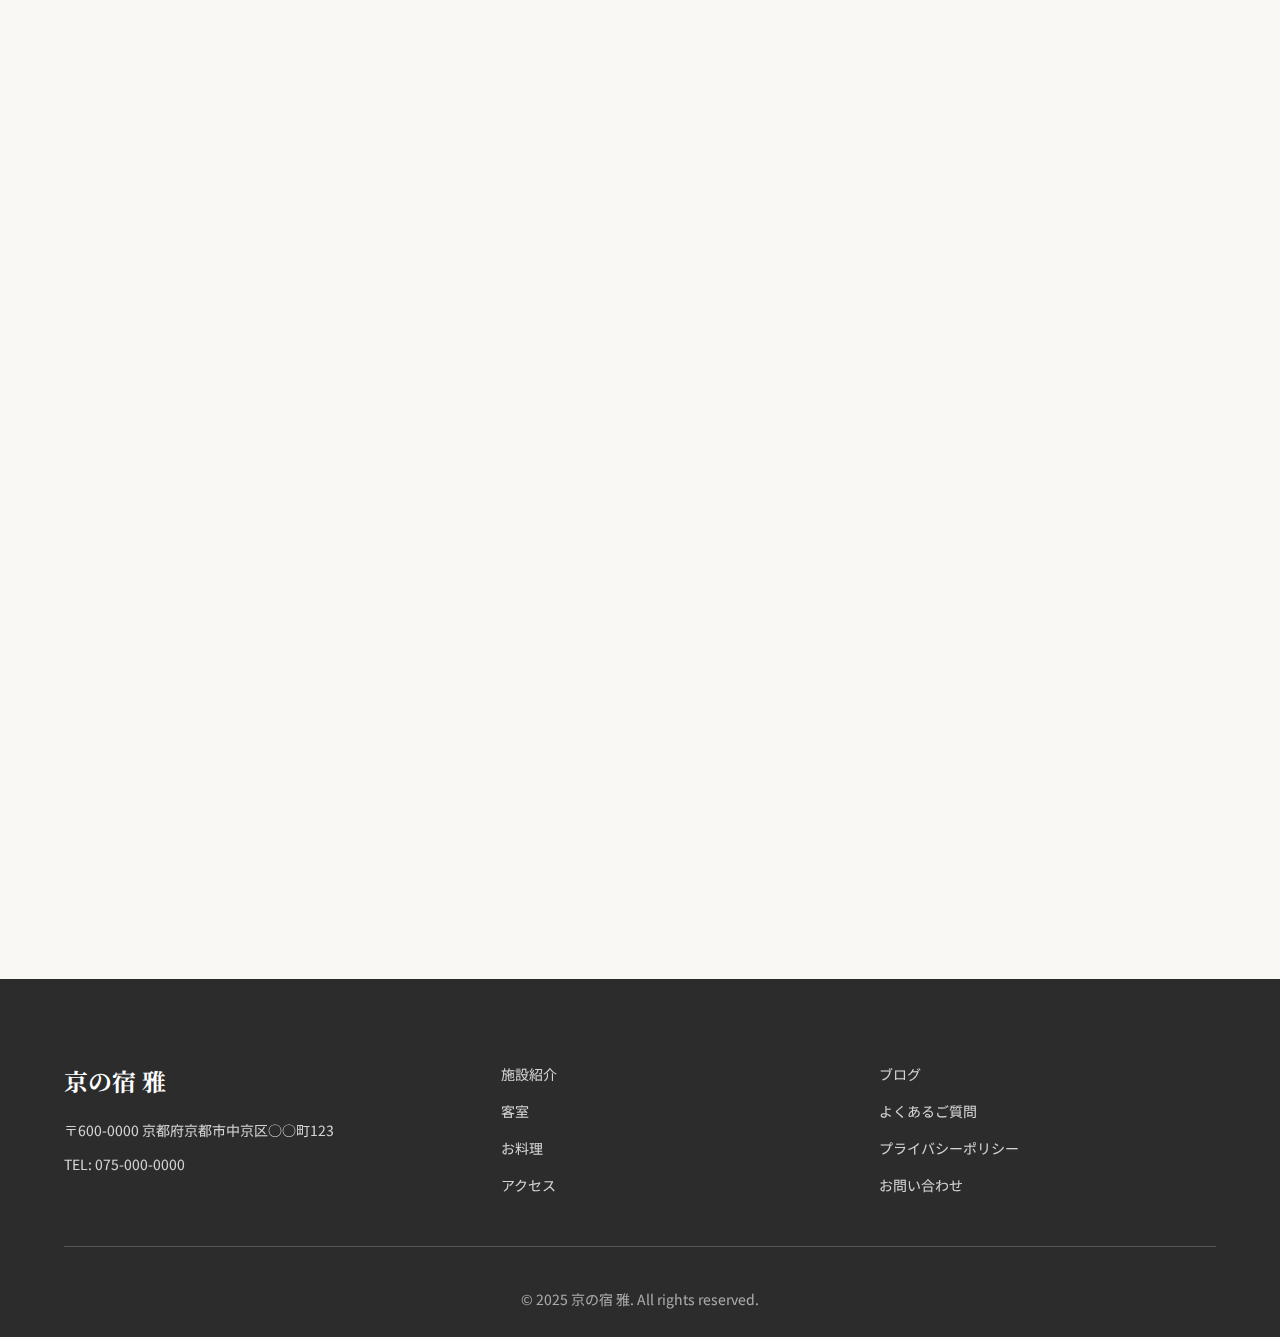
<file: pages/access.html>
<!DOCTYPE html>
<html lang="ja">
<head>
    <meta charset="UTF-8">
    <meta name="viewport" content="width=device-width, initial-scale=1.0">
    <title>アクセス - 京の宿 雅</title>
    <meta name="description" content="京都の宿「結び」へのアクセス方法。京都駅から約20分、観光地へのアクセスも便利な立地です。">
    <link rel="stylesheet" href="../css/style.css">
    <link rel="preconnect" href="https://fonts.googleapis.com">
    <link rel="preconnect" href="https://fonts.gstatic.com" crossorigin>
    <link href="https://fonts.googleapis.com/css2?family=Noto+Serif+JP:wght@300;400;500&family=Noto+Sans+JP:wght@300;400;500&display=swap" rel="stylesheet">
</head>
<body>
    <!-- ヘッダー -->
    <header class="header">
        <div class="container">
            <div class="header-inner">
                <h1 class="logo">
                    <a href="../index.html">京の宿 雅</a>
                </h1>
                <nav class="nav" id="nav">
                    <ul class="nav-list">
                        <li><a href="about.html">施設紹介</a></li>
                        <li><a href="rooms.html">客室</a></li>
                        <li><a href="access.html" class="active">アクセス</a></li>
                        <li><a href="blog.html">ブログ</a></li>
                        <li><a href="contact.html">お問い合わせ</a></li>
                        <li><a href="reservation.html" class="btn-reserve">ご予約</a></li>
                    </ul>
                </nav>
                <button class="nav-toggle" id="navToggle">
                    <span></span>
                    <span></span>
                    <span></span>
                </button>
            </div>
        </div>
    </header>

    <!-- ページヘッダー -->
    <section class="page-header">
        <div class="page-header-bg">
            <svg width="100%" height="100%" viewBox="0 0 1920 600" xmlns="http://www.w3.org/2000/svg" preserveAspectRatio="xMidYMid slice">
                <defs>
                    <linearGradient id="access-header-gradient" x1="0%" y1="0%" x2="100%" y2="0%">
                        <stop offset="0%" style="stop-color:#8b7355;stop-opacity:1" />
                        <stop offset="100%" style="stop-color:#d4a574;stop-opacity:1" />
                    </linearGradient>
                </defs>
                <rect width="1920" height="600" fill="url(#access-header-gradient)"/>
                <rect x="100" y="200" width="300" height="200" rx="10" fill="rgba(255,255,255,0.1)"/>
                <rect x="1520" y="200" width="300" height="200" rx="10" fill="rgba(255,255,255,0.1)"/>
            </svg>
        </div>
        <div class="container">
            <h2 class="page-title">アクセス</h2>
            <nav class="breadcrumb">
                <a href="../index.html">ホーム</a>
                <span>アクセス</span>
            </nav>
        </div>
    </section>

    <!-- メインコンテンツ -->
    <main class="main">
        <section class="access-detail">
            <div class="container">
                <div class="access-info-detail fade-in">
                    <h3 class="section-title">交通アクセス</h3>
                    <div class="access-basic">
                        <dl class="info-list">
                            <dt>住所</dt>
                            <dd>〒600-0000 京都府京都市中京区○○町123</dd>
                            <dt>電話番号</dt>
                            <dd>075-000-0000</dd>
                            <dt>FAX</dt>
                            <dd>075-000-0001</dd>
                            <dt>メール</dt>
                            <dd>info@ryokan-demo.jp</dd>
                        </dl>
                    </div>
                </div>

                <div class="access-routes fade-in">
                    <h4 class="subsection-title">各方面からのアクセス</h4>
                    
                    <div class="route-card">
                        <h5 class="route-title">京都駅から</h5>
                        <div class="route-options">
                            <div class="route-option">
                                <span class="route-method">地下鉄利用</span>
                                <p>地下鉄烏丸線「烏丸御池駅」下車、徒歩10分</p>
                                <p class="route-time">所要時間：約20分</p>
                            </div>
                            <div class="route-option">
                                <span class="route-method">市バス利用</span>
                                <p>市バス9番「堺町御池」下車、徒歩5分</p>
                                <p class="route-time">所要時間：約25分</p>
                            </div>
                            <div class="route-option">
                                <span class="route-method">タクシー利用</span>
                                <p>京都駅八条口から約15分</p>
                                <p class="route-time">料金目安：約2,000円</p>
                            </div>
                        </div>
                    </div>

                    <div class="route-card">
                        <h5 class="route-title">関西国際空港から</h5>
                        <div class="route-options">
                            <div class="route-option">
                                <span class="route-method">JR特急はるか利用</span>
                                <p>関西空港→京都駅（約75分）→地下鉄またはバスで当館へ</p>
                                <p class="route-time">所要時間：約100分</p>
                            </div>
                            <div class="route-option">
                                <span class="route-method">空港リムジンバス利用</span>
                                <p>関西空港→京都駅八条口（約90分）→地下鉄またはバスで当館へ</p>
                                <p class="route-time">所要時間：約115分</p>
                            </div>
                        </div>
                    </div>

                    <div class="route-card">
                        <h5 class="route-title">大阪（伊丹）空港から</h5>
                        <div class="route-options">
                            <div class="route-option">
                                <span class="route-method">空港リムジンバス利用</span>
                                <p>大阪空港→京都駅八条口（約55分）→地下鉄またはバスで当館へ</p>
                                <p class="route-time">所要時間：約80分</p>
                            </div>
                        </div>
                    </div>
                </div>

                <div class="access-map-large fade-in">
                    <h4 class="subsection-title">地図</h4>
                    <div class="map-container">
                        <iframe src="https://www.google.com/maps/embed?pb=!1m18!1m12!1m3!1d3267.8965896123456!2d135.7681234!3d35.0116363!2m3!1f0!2f0!3f0!3m2!1i1024!2i768!4f13.1!3m3!1m2!1s0x0%3A0x0!2zMzXCsDAwJzQxLjkiTiAxMzXCsDQ2JzA1LjIiRQ!5e0!3m2!1sja!2sjp!4v1234567890123" width="100%" height="500" style="border:0;" allowfullscreen="" loading="lazy"></iframe>
                    </div>
                    <div class="map-buttons">
                        <a href="https://maps.google.com" target="_blank" class="btn-primary">Google Mapで開く</a>
                        <a href="#" class="btn-secondary">印刷用地図をダウンロード</a>
                    </div>
                </div>

                <div class="parking-info fade-in">
                    <h4 class="subsection-title">駐車場のご案内</h4>
                    <p>当館には専用駐車場を5台分ご用意しております。</p>
                    <ul class="parking-list">
                        <li>料金：1泊1,500円</li>
                        <li>予約制（先着順）</li>
                        <li>車高制限：2.1m</li>
                        <li>満車の場合は、近隣のコインパーキングをご案内いたします</li>
                    </ul>
                </div>

                <div class="nearby-spots fade-in">
                    <h4 class="subsection-title">周辺観光地へのアクセス</h4>
                    <div class="spots-grid">
                        <div class="spot-card">
                            <h5>二条城</h5>
                            <p>徒歩15分</p>
                        </div>
                        <div class="spot-card">
                            <h5>京都御所</h5>
                            <p>徒歩20分</p>
                        </div>
                        <div class="spot-card">
                            <h5>金閣寺</h5>
                            <p>バスで25分</p>
                        </div>
                        <div class="spot-card">
                            <h5>清水寺</h5>
                            <p>バスで30分</p>
                        </div>
                        <div class="spot-card">
                            <h5>嵐山</h5>
                            <p>電車で35分</p>
                        </div>
                        <div class="spot-card">
                            <h5>伏見稲荷大社</h5>
                            <p>電車で40分</p>
                        </div>
                    </div>
                </div>
            </div>
        </section>
    </main>

    <!-- フッター -->
    <footer class="footer">
        <div class="container">
            <div class="footer-content">
                <div class="footer-info">
                    <h3 class="footer-logo">京の宿 雅</h3>
                    <p class="footer-address">〒600-0000 京都府京都市中京区○○町123</p>
                    <p class="footer-tel">TEL: 075-000-0000</p>
                </div>
                <nav class="footer-nav">
                    <ul class="footer-nav-list">
                        <li><a href="about.html">施設紹介</a></li>
                        <li><a href="rooms.html">客室</a></li>
                        <li><a href="cuisine.html">お料理</a></li>
                        <li><a href="access.html">アクセス</a></li>
                    </ul>
                    <ul class="footer-nav-list">
                        <li><a href="blog.html">ブログ</a></li>
                        <li><a href="faq.html">よくあるご質問</a></li>
                        <li><a href="privacy.html">プライバシーポリシー</a></li>
                        <li><a href="contact.html">お問い合わせ</a></li>
                    </ul>
                </nav>
            </div>
            <div class="footer-bottom">
                <p class="copyright">&copy; 2025 京の宿 雅. All rights reserved.</p>
            </div>
        </div>
    </footer>

    <script src="../js/main.js"></script>
</body>
</html>
</file>
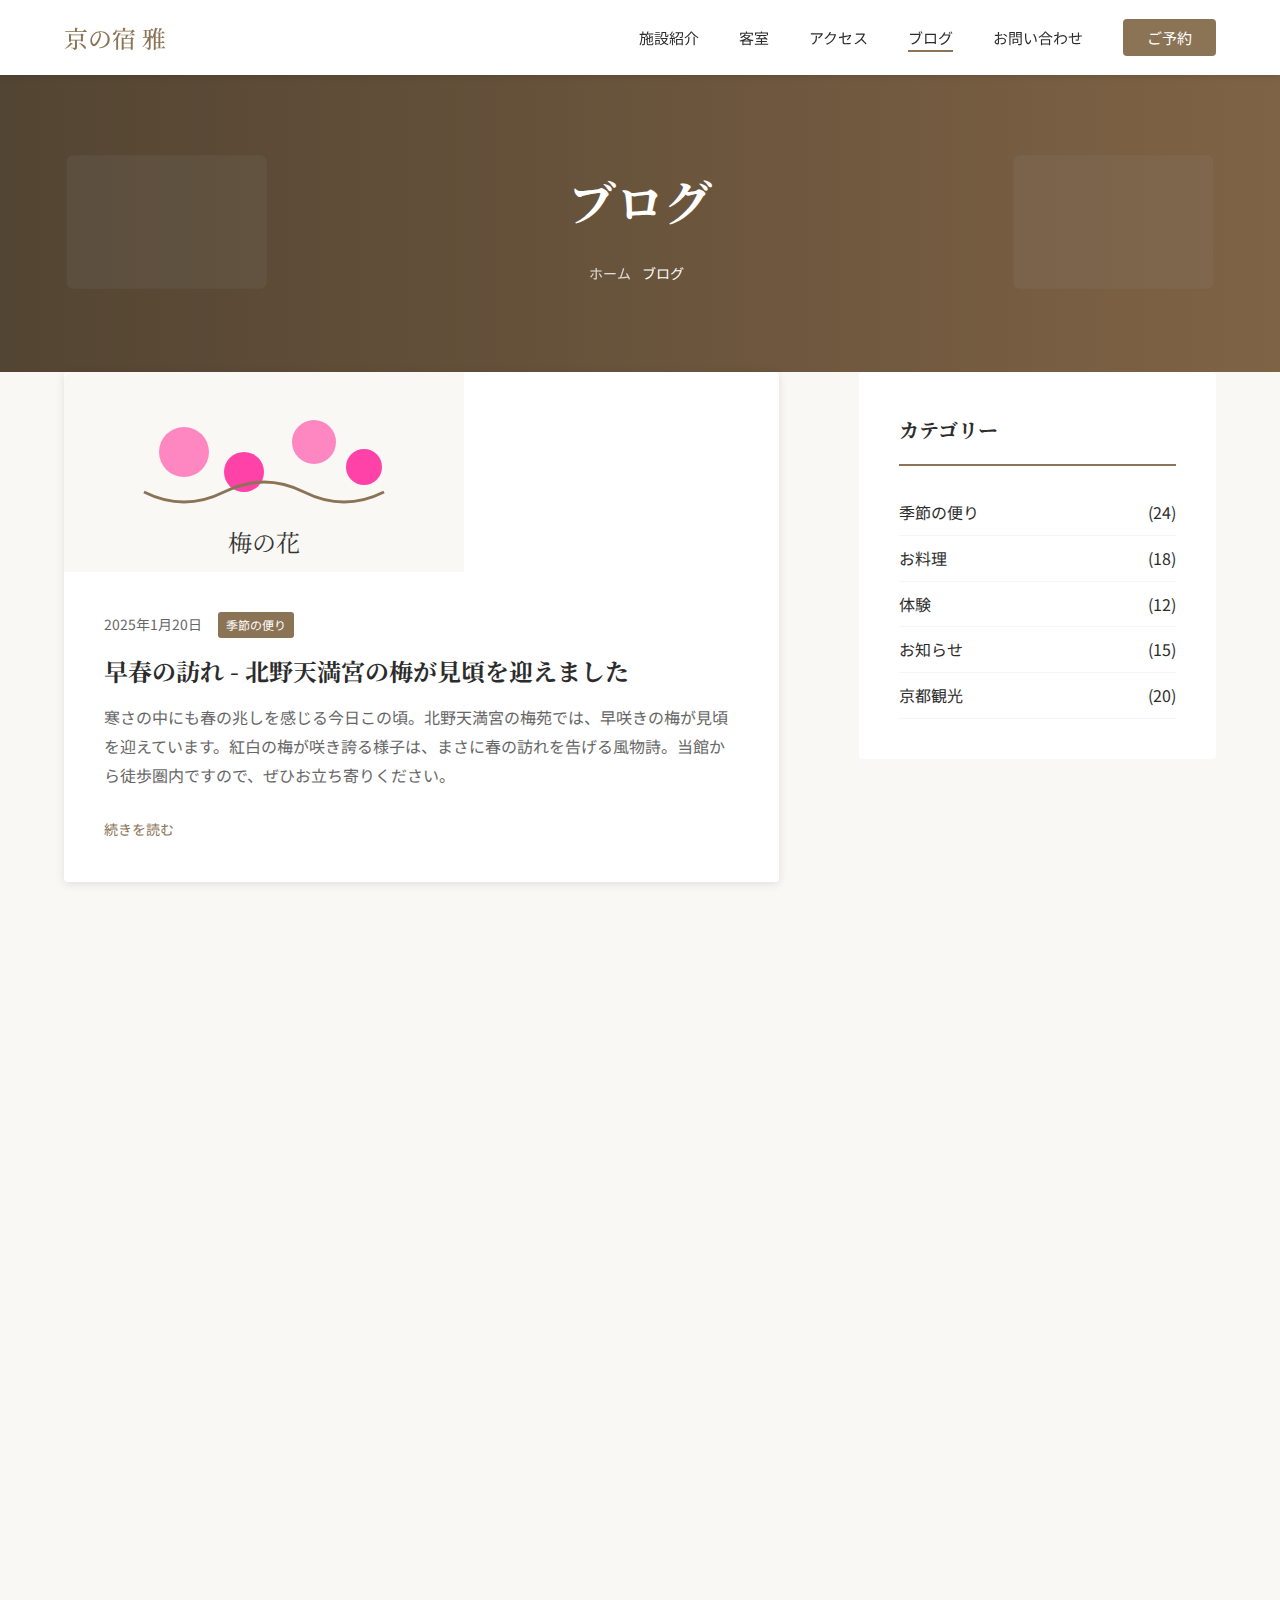
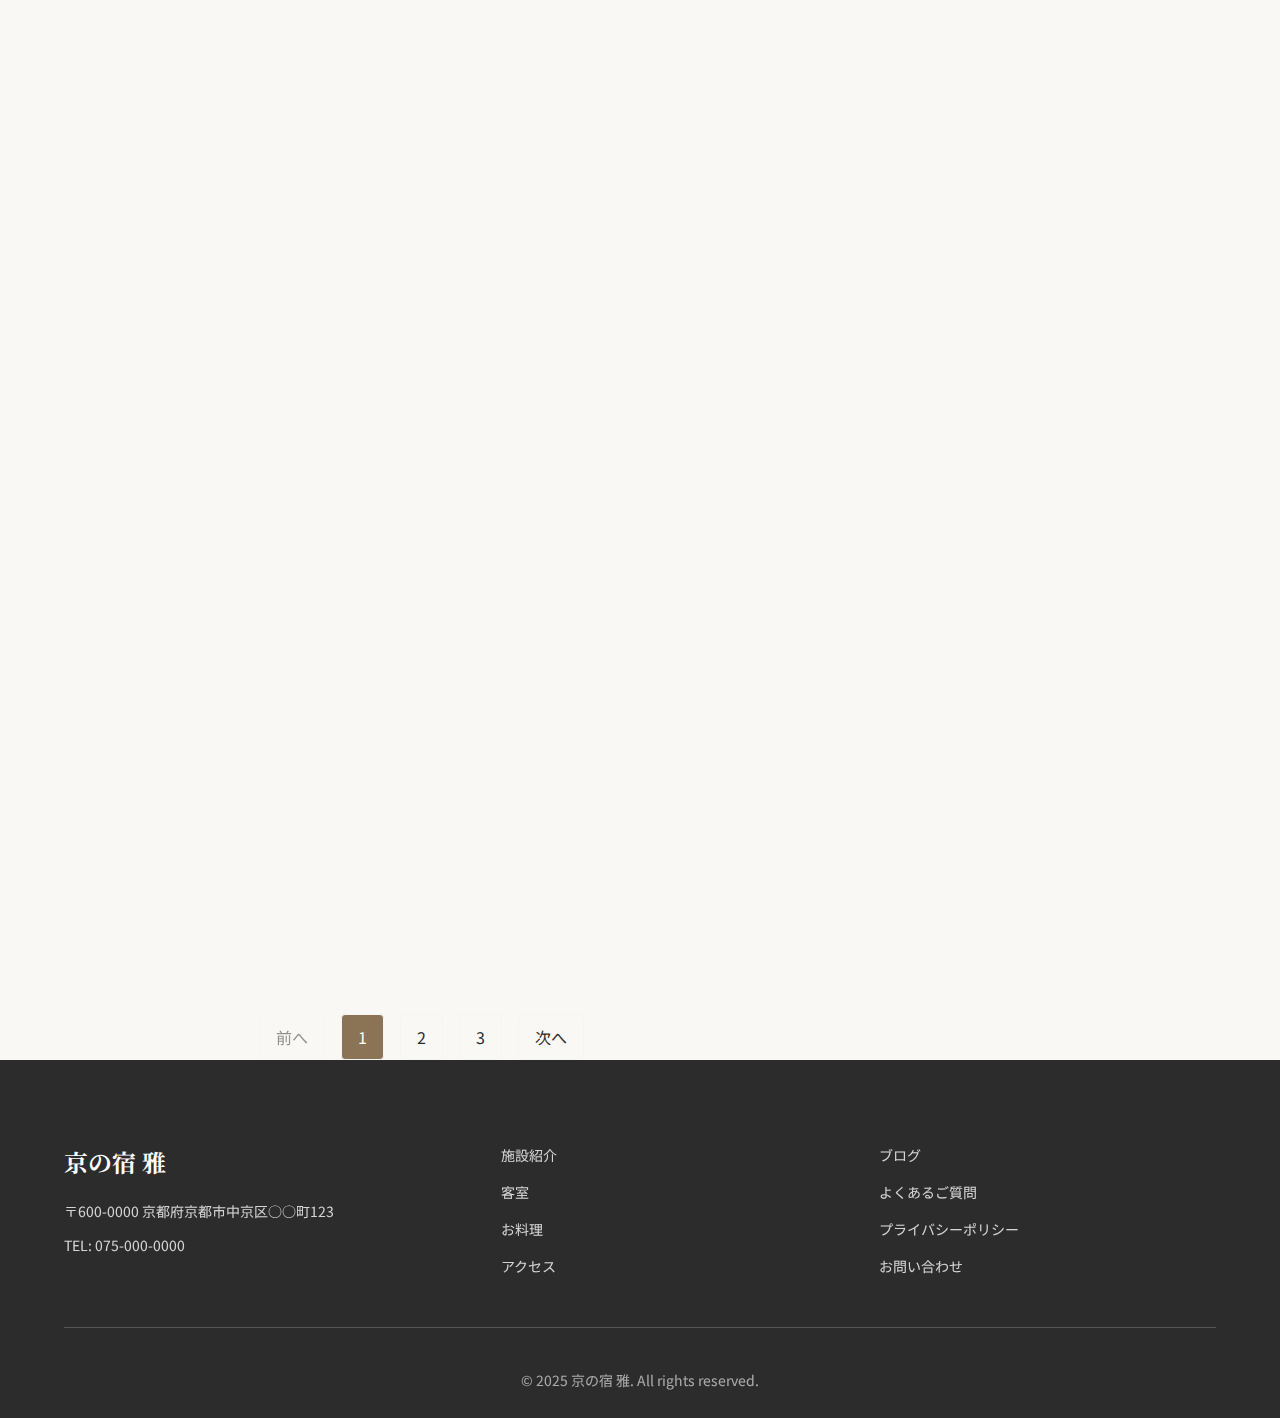
<file: pages/blog.html>
<!DOCTYPE html>
<html lang="ja">
<head>
    <meta charset="UTF-8">
    <meta name="viewport" content="width=device-width, initial-scale=1.0">
    <title>ブログ - 京の宿 雅</title>
    <meta name="description" content="京都の宿「結び」のブログ。季節の便りや京都の魅力、宿での出来事などをお伝えします。">
    <link rel="stylesheet" href="../css/style.css">
    <link rel="preconnect" href="https://fonts.googleapis.com">
    <link rel="preconnect" href="https://fonts.gstatic.com" crossorigin>
    <link href="https://fonts.googleapis.com/css2?family=Noto+Serif+JP:wght@300;400;500&family=Noto+Sans+JP:wght@300;400;500&display=swap" rel="stylesheet">
</head>
<body>
    <!-- ヘッダー -->
    <header class="header">
        <div class="container">
            <div class="header-inner">
                <h1 class="logo">
                    <a href="../index.html">京の宿 雅</a>
                </h1>
                <nav class="nav" id="nav">
                    <ul class="nav-list">
                        <li><a href="about.html">施設紹介</a></li>
                        <li><a href="rooms.html">客室</a></li>
                        <li><a href="access.html">アクセス</a></li>
                        <li><a href="blog.html" class="active">ブログ</a></li>
                        <li><a href="contact.html">お問い合わせ</a></li>
                        <li><a href="reservation.html" class="btn-reserve">ご予約</a></li>
                    </ul>
                </nav>
                <button class="nav-toggle" id="navToggle">
                    <span></span>
                    <span></span>
                    <span></span>
                </button>
            </div>
        </div>
    </header>

    <!-- ページヘッダー -->
    <section class="page-header">
        <div class="page-header-bg">
            <svg width="100%" height="100%" viewBox="0 0 1920 600" xmlns="http://www.w3.org/2000/svg" preserveAspectRatio="xMidYMid slice">
                <defs>
                    <linearGradient id="blog-header-gradient" x1="0%" y1="0%" x2="100%" y2="0%">
                        <stop offset="0%" style="stop-color:#8b7355;stop-opacity:1" />
                        <stop offset="100%" style="stop-color:#d4a574;stop-opacity:1" />
                    </linearGradient>
                </defs>
                <rect width="1920" height="600" fill="url(#blog-header-gradient)"/>
                <rect x="100" y="200" width="300" height="200" rx="10" fill="rgba(255,255,255,0.1)"/>
                <rect x="1520" y="200" width="300" height="200" rx="10" fill="rgba(255,255,255,0.1)"/>
            </svg>
        </div>
        <div class="container">
            <h2 class="page-title">ブログ</h2>
            <nav class="breadcrumb">
                <a href="../index.html">ホーム</a>
                <span>ブログ</span>
            </nav>
        </div>
    </section>

    <!-- メインコンテンツ -->
    <main class="main">
        <div class="container">
            <div class="blog-container">
                <div class="blog-main">
                    <article class="blog-post fade-in">
                        <div class="blog-post-image">
                            <svg width="400" height="250" xmlns="http://www.w3.org/2000/svg">
                                <rect width="400" height="250" fill="#faf8f5"/>
                                <circle cx="120" cy="80" r="25" fill="#ff69b4" opacity="0.8"/>
                                <circle cx="180" cy="100" r="20" fill="#ff1493" opacity="0.8"/>
                                <circle cx="250" cy="70" r="22" fill="#ff69b4" opacity="0.8"/>
                                <circle cx="300" cy="95" r="18" fill="#ff1493" opacity="0.8"/>
                                <path d="M 80,120 Q 120,140 160,120 Q 200,100 240,120 Q 280,140 320,120" stroke="#8b7355" stroke-width="3" fill="none"/>
                                <text x="200" y="180" font-family="Noto Serif JP" font-size="24" fill="#333" text-anchor="middle">梅の花</text>
                            </svg>
                        </div>
                        <div class="blog-post-content">
                            <div class="blog-post-meta">
                                <time datetime="2025-01-20">2025年1月20日</time>
                                <span class="blog-category">季節の便り</span>
                            </div>
                            <h3 class="blog-post-title">
                                <a href="#">早春の訪れ - 北野天満宮の梅が見頃を迎えました</a>
                            </h3>
                            <p class="blog-post-excerpt">
                                寒さの中にも春の兆しを感じる今日この頃。北野天満宮の梅苑では、早咲きの梅が見頃を迎えています。紅白の梅が咲き誇る様子は、まさに春の訪れを告げる風物詩。当館から徒歩圏内ですので、ぜひお立ち寄りください。
                            </p>
                            <a href="#" class="btn-readmore">続きを読む</a>
                        </div>
                    </article>

                    <article class="blog-post fade-in">
                        <div class="blog-post-image">
                            <svg width="400" height="250" xmlns="http://www.w3.org/2000/svg">
                                <rect width="400" height="250" fill="#2c2c2c"/>
                                <circle cx="200" cy="125" r="80" fill="#fff" opacity="0.9"/>
                                <circle cx="200" cy="125" r="60" fill="#f5f5f5"/>
                                <rect x="170" y="95" width="60" height="60" rx="8" fill="#c9302c" opacity="0.7"/>
                                <rect x="150" y="115" width="30" height="20" rx="3" fill="#8b7355"/>
                                <rect x="220" y="115" width="30" height="20" rx="3" fill="#8b7355"/>
                                <circle cx="180" cy="105" r="8" fill="#d4a574"/>
                                <circle cx="220" cy="105" r="8" fill="#d4a574"/>
                                <text x="200" y="220" font-family="Noto Sans JP" font-size="18" fill="white" text-anchor="middle">京料理</text>
                            </svg>
                        </div>
                        <div class="blog-post-content">
                            <div class="blog-post-meta">
                                <time datetime="2025-01-15">2025年1月15日</time>
                                <span class="blog-category">お料理</span>
                            </div>
                            <h3 class="blog-post-title">
                                <a href="#">冬の味覚 - 京野菜を使った特別会席のご案内</a>
                            </h3>
                            <p class="blog-post-excerpt">
                                この度、料理長が腕によりをかけた冬の特別会席をご用意いたしました。聖護院かぶらや九条ねぎなど、冬が旬の京野菜をふんだんに使用。素材の味を活かした繊細な味付けで、京都の冬をお楽しみいただけます。
                            </p>
                            <a href="#" class="btn-readmore">続きを読む</a>
                        </div>
                    </article>

                    <article class="blog-post fade-in">
                        <div class="blog-post-image">
                            <svg width="400" height="250" xmlns="http://www.w3.org/2000/svg">
                                <rect width="400" height="250" fill="#e8d5c4"/>
                                <rect x="100" y="80" width="200" height="120" fill="#8b7355" opacity="0.2"/>
                                <circle cx="200" cy="140" r="40" fill="#c9302c" opacity="0.4"/>
                                <rect x="170" y="110" width="60" height="60" rx="30" fill="#d4a574" opacity="0.5"/>
                                <path d="M 150,160 Q 200,180 250,160" stroke="#8b7355" stroke-width="2" fill="none"/>
                                <text x="200" y="220" font-family="Noto Serif JP" font-size="18" fill="#333" text-anchor="middle">茶道体験</text>
                            </svg>
                        </div>
                        <div class="blog-post-content">
                            <div class="blog-post-meta">
                                <time datetime="2025-01-10">2025年1月10日</time>
                                <span class="blog-category">体験</span>
                            </div>
                            <h3 class="blog-post-title">
                                <a href="#">初釜茶会 - 新年の茶道体験を開催しました</a>
                            </h3>
                            <p class="blog-post-excerpt">
                                新年の恒例行事となりました初釜茶会を開催いたしました。多くのお客様にご参加いただき、新春にふさわしい華やかな雰囲気の中、お茶を楽しんでいただきました。次回の茶道体験は2月に予定しております。
                            </p>
                            <a href="#" class="btn-readmore">続きを読む</a>
                        </div>
                    </article>

                    <article class="blog-post fade-in">
                        <div class="blog-post-image">
                            <svg width="400" height="250" xmlns="http://www.w3.org/2000/svg">
                                <rect width="400" height="250" fill="#f0f8ff"/>
                                <rect x="0" y="180" width="400" height="70" fill="white"/>
                                <circle cx="80" cy="80" r="30" fill="white" opacity="0.8"/>
                                <circle cx="160" cy="60" r="25" fill="white" opacity="0.8"/>
                                <circle cx="240" cy="90" r="35" fill="white" opacity="0.8"/>
                                <circle cx="320" cy="70" r="20" fill="white" opacity="0.8"/>
                                <path d="M 0,150 Q 100,130 200,150 Q 300,170 400,150" stroke="#d3d3d3" stroke-width="3" fill="none"/>
                                <polygon points="150,180 180,160 210,180" fill="#8b7355" opacity="0.3"/>
                                <polygon points="250,180 280,160 310,180" fill="#8b7355" opacity="0.3"/>
                                <text x="200" y="220" font-family="Noto Serif JP" font-size="18" fill="#333" text-anchor="middle">雪景色</text>
                            </svg>
                        </div>
                        <div class="blog-post-content">
                            <div class="blog-post-meta">
                                <time datetime="2025-01-05">2025年1月5日</time>
                                <span class="blog-category">季節の便り</span>
                            </div>
                            <h3 class="blog-post-title">
                                <a href="#">雪化粧の京都 - 幻想的な冬の風景</a>
                            </h3>
                            <p class="blog-post-excerpt">
                                今朝、京都は今季初の積雪となりました。庭園の松や竹に積もった雪は、まるで水墨画のような美しさ。雪見障子越しに眺める雪景色は、冬の京都ならではの贅沢な時間です。温かいお茶とともに、静寂の時をお過ごしください。
                            </p>
                            <a href="#" class="btn-readmore">続きを読む</a>
                        </div>
                    </article>

                    <!-- ページネーション -->
                    <nav class="pagination">
                        <a href="#" class="pagination-prev disabled">前へ</a>
                        <span class="pagination-current">1</span>
                        <a href="#" class="pagination-number">2</a>
                        <a href="#" class="pagination-number">3</a>
                        <a href="#" class="pagination-next">次へ</a>
                    </nav>
                </div>

                <!-- サイドバー -->
                <aside class="blog-sidebar">
                    <div class="widget fade-in">
                        <h4 class="widget-title">カテゴリー</h4>
                        <ul class="category-list">
                            <li><a href="#">季節の便り <span>(24)</span></a></li>
                            <li><a href="#">お料理 <span>(18)</span></a></li>
                            <li><a href="#">体験 <span>(12)</span></a></li>
                            <li><a href="#">お知らせ <span>(15)</span></a></li>
                            <li><a href="#">京都観光 <span>(20)</span></a></li>
                        </ul>
                    </div>

                    <div class="widget fade-in">
                        <h4 class="widget-title">最近の投稿</h4>
                        <ul class="recent-posts">
                            <li>
                                <a href="#">
                                    <time>2025.01.20</time>
                                    <span>早春の訪れ - 北野天満宮の梅が見頃を迎えました</span>
                                </a>
                            </li>
                            <li>
                                <a href="#">
                                    <time>2025.01.15</time>
                                    <span>冬の味覚 - 京野菜を使った特別会席のご案内</span>
                                </a>
                            </li>
                            <li>
                                <a href="#">
                                    <time>2025.01.10</time>
                                    <span>初釜茶会 - 新年の茶道体験を開催しました</span>
                                </a>
                            </li>
                        </ul>
                    </div>

                    <div class="widget fade-in">
                        <h4 class="widget-title">アーカイブ</h4>
                        <ul class="archive-list">
                            <li><a href="#">2025年1月 <span>(5)</span></a></li>
                            <li><a href="#">2024年12月 <span>(8)</span></a></li>
                            <li><a href="#">2024年11月 <span>(6)</span></a></li>
                            <li><a href="#">2024年10月 <span>(7)</span></a></li>
                        </ul>
                    </div>
                </aside>
            </div>
        </div>
    </main>

    <!-- フッター -->
    <footer class="footer">
        <div class="container">
            <div class="footer-content">
                <div class="footer-info">
                    <h3 class="footer-logo">京の宿 雅</h3>
                    <p class="footer-address">〒600-0000 京都府京都市中京区○○町123</p>
                    <p class="footer-tel">TEL: 075-000-0000</p>
                </div>
                <nav class="footer-nav">
                    <ul class="footer-nav-list">
                        <li><a href="about.html">施設紹介</a></li>
                        <li><a href="rooms.html">客室</a></li>
                        <li><a href="cuisine.html">お料理</a></li>
                        <li><a href="access.html">アクセス</a></li>
                    </ul>
                    <ul class="footer-nav-list">
                        <li><a href="blog.html">ブログ</a></li>
                        <li><a href="faq.html">よくあるご質問</a></li>
                        <li><a href="privacy.html">プライバシーポリシー</a></li>
                        <li><a href="contact.html">お問い合わせ</a></li>
                    </ul>
                </nav>
            </div>
            <div class="footer-bottom">
                <p class="copyright">&copy; 2025 京の宿 雅. All rights reserved.</p>
            </div>
        </div>
    </footer>

    <script src="../js/main.js"></script>
</body>
</html>
</file>
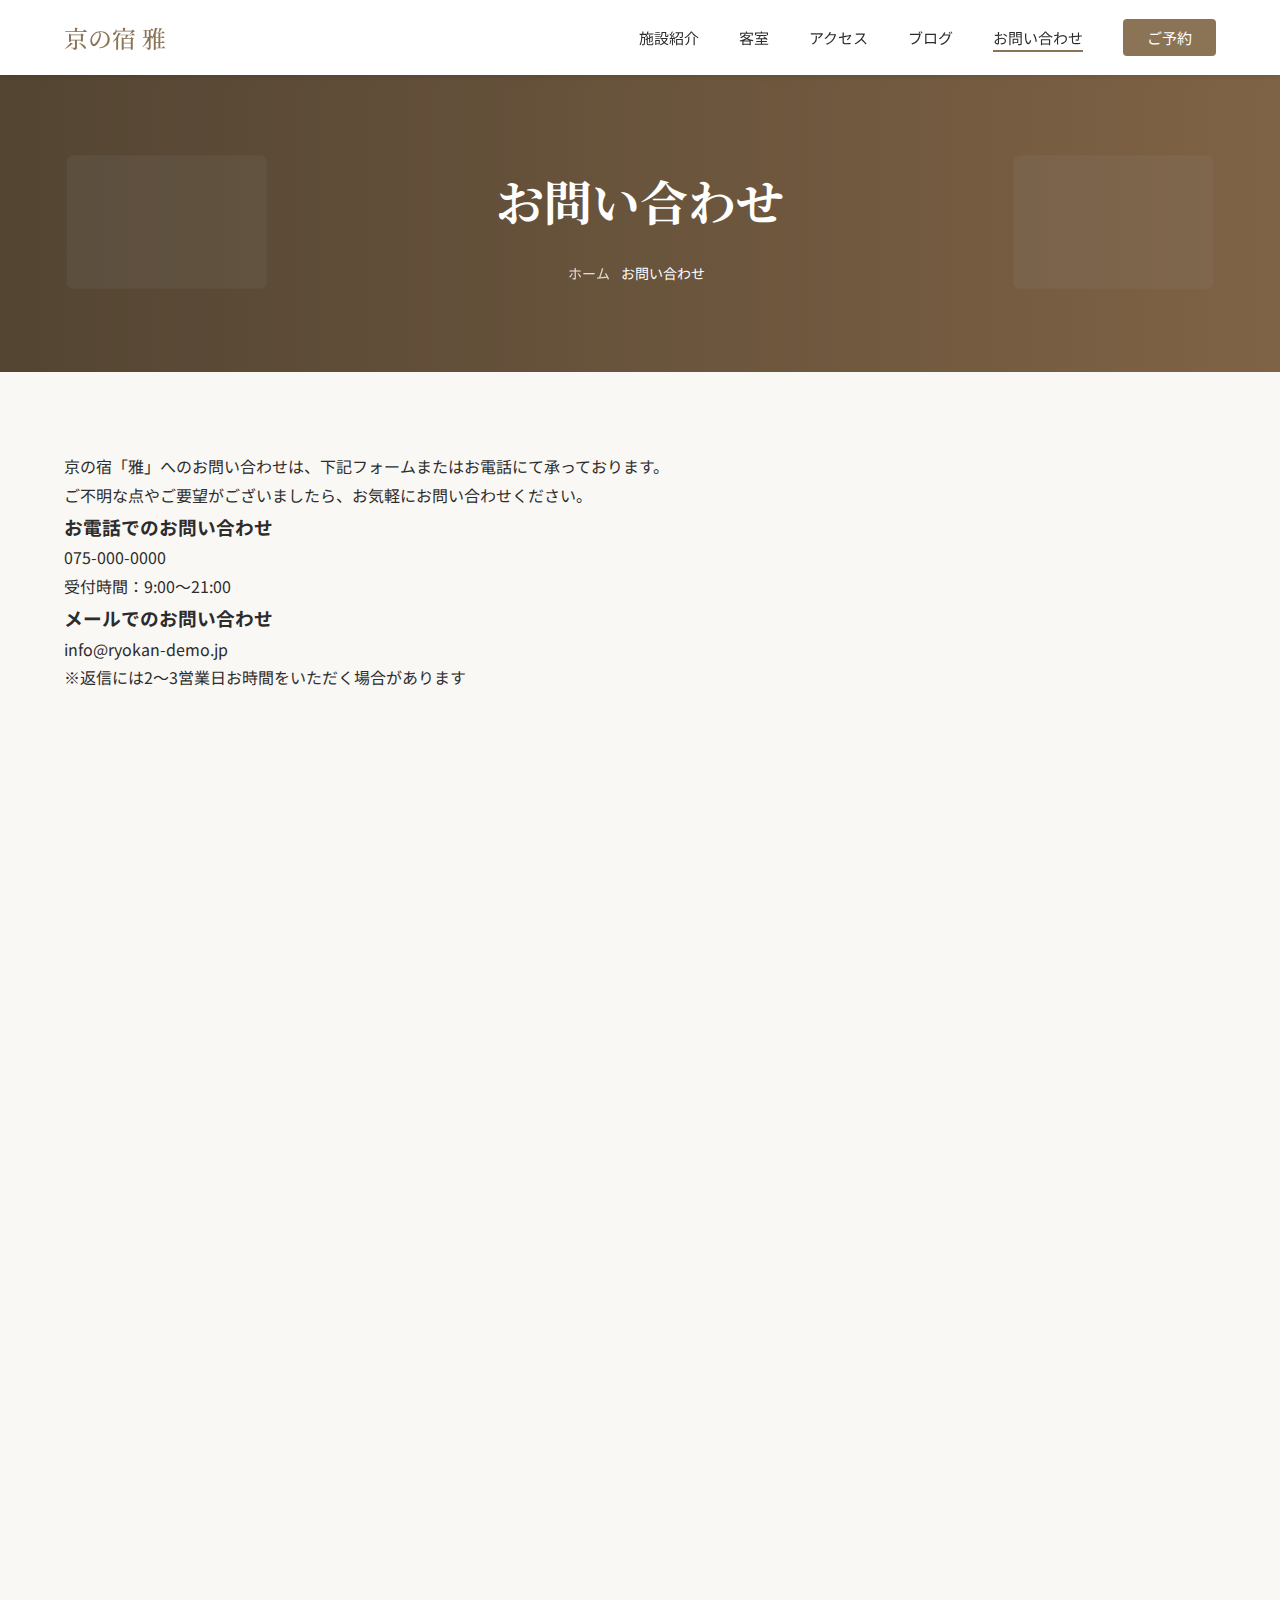
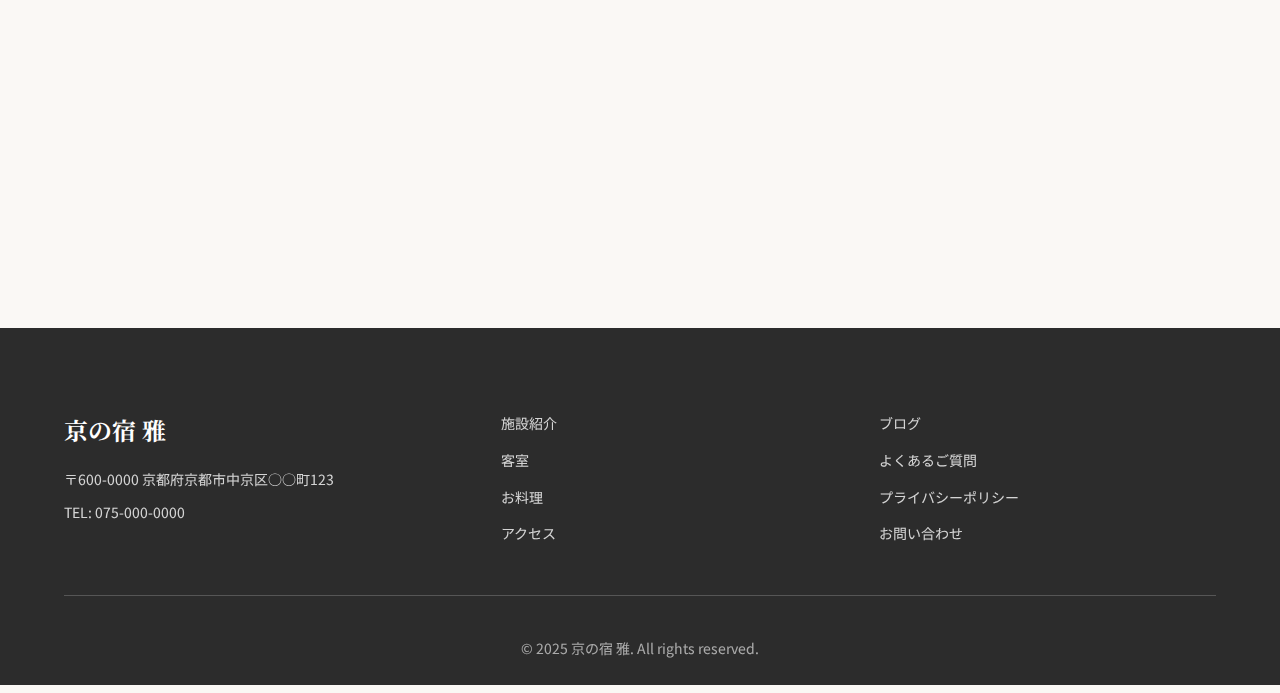
<file: pages/contact.html>
<!DOCTYPE html>
<html lang="ja">
<head>
    <meta charset="UTF-8">
    <meta name="viewport" content="width=device-width, initial-scale=1.0">
    <title>お問い合わせ - 京の宿 雅</title>
    <meta name="description" content="京都の宿「結び」へのお問い合わせはこちらから。ご不明な点がございましたら、お気軽にお問い合わせください。">
    <link rel="stylesheet" href="../css/style.css">
    <link rel="preconnect" href="https://fonts.googleapis.com">
    <link rel="preconnect" href="https://fonts.gstatic.com" crossorigin>
    <link href="https://fonts.googleapis.com/css2?family=Noto+Serif+JP:wght@300;400;500&family=Noto+Sans+JP:wght@300;400;500&display=swap" rel="stylesheet">
</head>
<body>
    <!-- ヘッダー -->
    <header class="header">
        <div class="container">
            <div class="header-inner">
                <h1 class="logo">
                    <a href="../index.html">京の宿 雅</a>
                </h1>
                <nav class="nav" id="nav">
                    <ul class="nav-list">
                        <li><a href="about.html">施設紹介</a></li>
                        <li><a href="rooms.html">客室</a></li>
                        <li><a href="access.html">アクセス</a></li>
                        <li><a href="blog.html">ブログ</a></li>
                        <li><a href="contact.html" class="active">お問い合わせ</a></li>
                        <li><a href="reservation.html" class="btn-reserve">ご予約</a></li>
                    </ul>
                </nav>
                <button class="nav-toggle" id="navToggle">
                    <span></span>
                    <span></span>
                    <span></span>
                </button>
            </div>
        </div>
    </header>

    <!-- ページヘッダー -->
    <section class="page-header">
        <div class="page-header-bg">
            <svg width="100%" height="100%" viewBox="0 0 1920 600" xmlns="http://www.w3.org/2000/svg" preserveAspectRatio="xMidYMid slice">
                <defs>
                    <linearGradient id="contact-header-gradient" x1="0%" y1="0%" x2="100%" y2="0%">
                        <stop offset="0%" style="stop-color:#8b7355;stop-opacity:1" />
                        <stop offset="100%" style="stop-color:#d4a574;stop-opacity:1" />
                    </linearGradient>
                </defs>
                <rect width="1920" height="600" fill="url(#contact-header-gradient)"/>
                <rect x="100" y="200" width="300" height="200" rx="10" fill="rgba(255,255,255,0.1)"/>
                <rect x="1520" y="200" width="300" height="200" rx="10" fill="rgba(255,255,255,0.1)"/>
            </svg>
        </div>
        <div class="container">
            <h2 class="page-title">お問い合わせ</h2>
            <nav class="breadcrumb">
                <a href="../index.html">ホーム</a>
                <span>お問い合わせ</span>
            </nav>
        </div>
    </section>

    <!-- メインコンテンツ -->
    <main class="main">
        <section class="contact-section">
            <div class="container">
                <div class="contact-intro fade-in">
                    <p class="lead-text">京の宿「雅」へのお問い合わせは、下記フォームまたはお電話にて承っております。</p>
                    <p>ご不明な点やご要望がございましたら、お気軽にお問い合わせください。</p>
                </div>

                <div class="contact-methods fade-in">
                    <div class="contact-method">
                        <h3 class="contact-method-title">お電話でのお問い合わせ</h3>
                        <p class="contact-phone">075-000-0000</p>
                        <p class="contact-hours">受付時間：9:00〜21:00</p>
                    </div>
                    <div class="contact-method">
                        <h3 class="contact-method-title">メールでのお問い合わせ</h3>
                        <p class="contact-email">info@ryokan-demo.jp</p>
                        <p class="contact-note">※返信には2〜3営業日お時間をいただく場合があります</p>
                    </div>
                </div>

                <div class="contact-form-section fade-in">
                    <h3 class="section-title">お問い合わせフォーム</h3>
                    <form class="contact-form" id="contactForm">
                        <div class="form-group">
                            <label for="contactType" class="form-label">お問い合わせ種別 <span class="required">必須</span></label>
                            <select id="contactType" name="contactType" class="form-select" required>
                                <option value="">選択してください</option>
                                <option value="reservation">ご宿泊について</option>
                                <option value="facility">施設について</option>
                                <option value="access">アクセスについて</option>
                                <option value="other">その他</option>
                            </select>
                        </div>

                        <div class="form-row">
                            <div class="form-group">
                                <label for="lastName" class="form-label">姓 <span class="required">必須</span></label>
                                <input type="text" id="lastName" name="lastName" class="form-input" required>
                            </div>
                            <div class="form-group">
                                <label for="firstName" class="form-label">名 <span class="required">必須</span></label>
                                <input type="text" id="firstName" name="firstName" class="form-input" required>
                            </div>
                        </div>

                        <div class="form-row">
                            <div class="form-group">
                                <label for="lastNameKana" class="form-label">セイ <span class="required">必須</span></label>
                                <input type="text" id="lastNameKana" name="lastNameKana" class="form-input" required>
                            </div>
                            <div class="form-group">
                                <label for="firstNameKana" class="form-label">メイ <span class="required">必須</span></label>
                                <input type="text" id="firstNameKana" name="firstNameKana" class="form-input" required>
                            </div>
                        </div>

                        <div class="form-group">
                            <label for="email" class="form-label">メールアドレス <span class="required">必須</span></label>
                            <input type="email" id="email" name="email" class="form-input" required>
                        </div>

                        <div class="form-group">
                            <label for="emailConfirm" class="form-label">メールアドレス（確認） <span class="required">必須</span></label>
                            <input type="email" id="emailConfirm" name="emailConfirm" class="form-input" required>
                        </div>

                        <div class="form-group">
                            <label for="phone" class="form-label">電話番号</label>
                            <input type="tel" id="phone" name="phone" class="form-input" placeholder="例：090-1234-5678">
                        </div>

                        <div class="form-group">
                            <label for="message" class="form-label">お問い合わせ内容 <span class="required">必須</span></label>
                            <textarea id="message" name="message" class="form-textarea" rows="8" required></textarea>
                        </div>

                        <div class="form-group">
                            <label class="form-checkbox">
                                <input type="checkbox" name="privacy" required>
                                <span><a href="privacy.html" target="_blank">プライバシーポリシー</a>に同意する</span>
                            </label>
                        </div>

                        <div class="form-submit">
                            <button type="submit" class="btn-primary">送信する</button>
                        </div>
                    </form>
                </div>

                <div class="faq-link fade-in">
                    <p>よくあるご質問は<a href="faq.html">こちら</a>をご覧ください。</p>
                </div>
            </div>
        </section>
    </main>

    <!-- フッター -->
    <footer class="footer">
        <div class="container">
            <div class="footer-content">
                <div class="footer-info">
                    <h3 class="footer-logo">京の宿 雅</h3>
                    <p class="footer-address">〒600-0000 京都府京都市中京区○○町123</p>
                    <p class="footer-tel">TEL: 075-000-0000</p>
                </div>
                <nav class="footer-nav">
                    <ul class="footer-nav-list">
                        <li><a href="about.html">施設紹介</a></li>
                        <li><a href="rooms.html">客室</a></li>
                        <li><a href="cuisine.html">お料理</a></li>
                        <li><a href="access.html">アクセス</a></li>
                    </ul>
                    <ul class="footer-nav-list">
                        <li><a href="blog.html">ブログ</a></li>
                        <li><a href="faq.html">よくあるご質問</a></li>
                        <li><a href="privacy.html">プライバシーポリシー</a></li>
                        <li><a href="contact.html">お問い合わせ</a></li>
                    </ul>
                </nav>
            </div>
            <div class="footer-bottom">
                <p class="copyright">&copy; 2025 京の宿 雅. All rights reserved.</p>
            </div>
        </div>
    </footer>

    <script src="../js/main.js"></script>
</body>
</html>
</file>
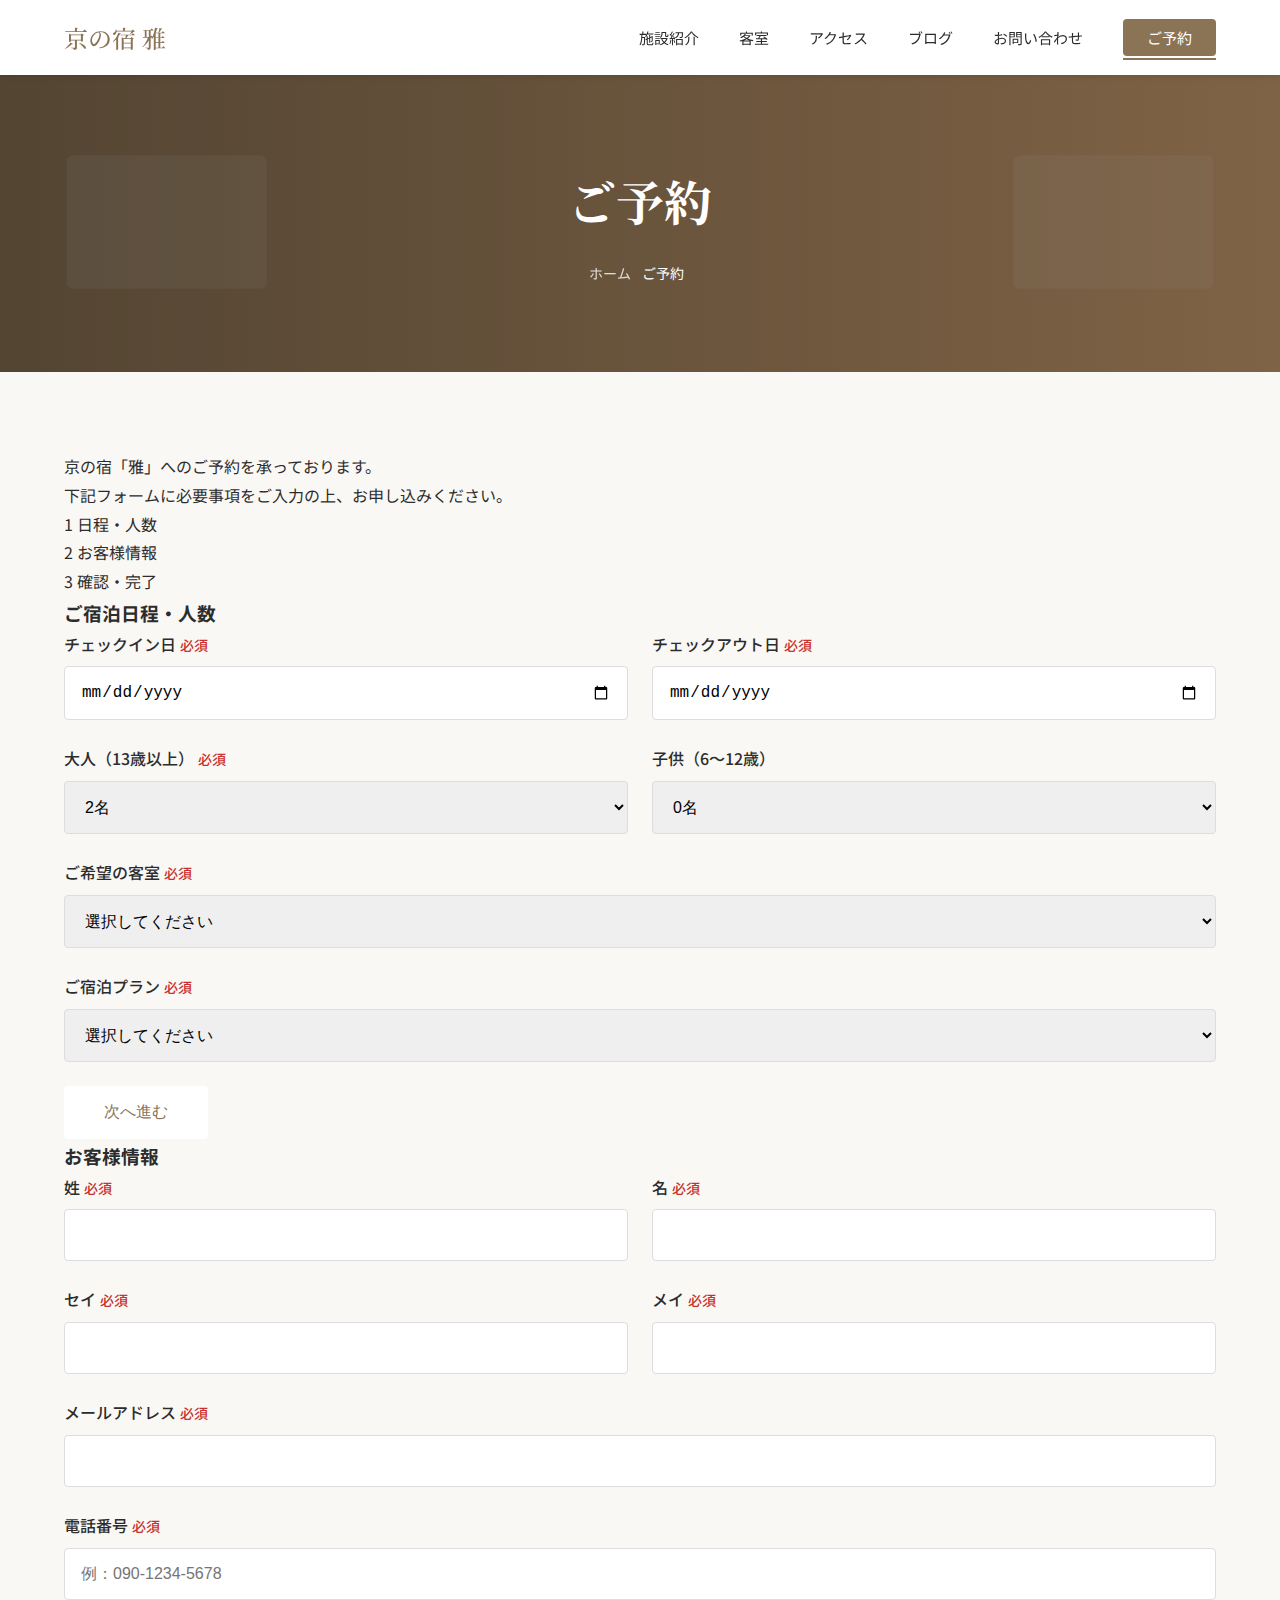
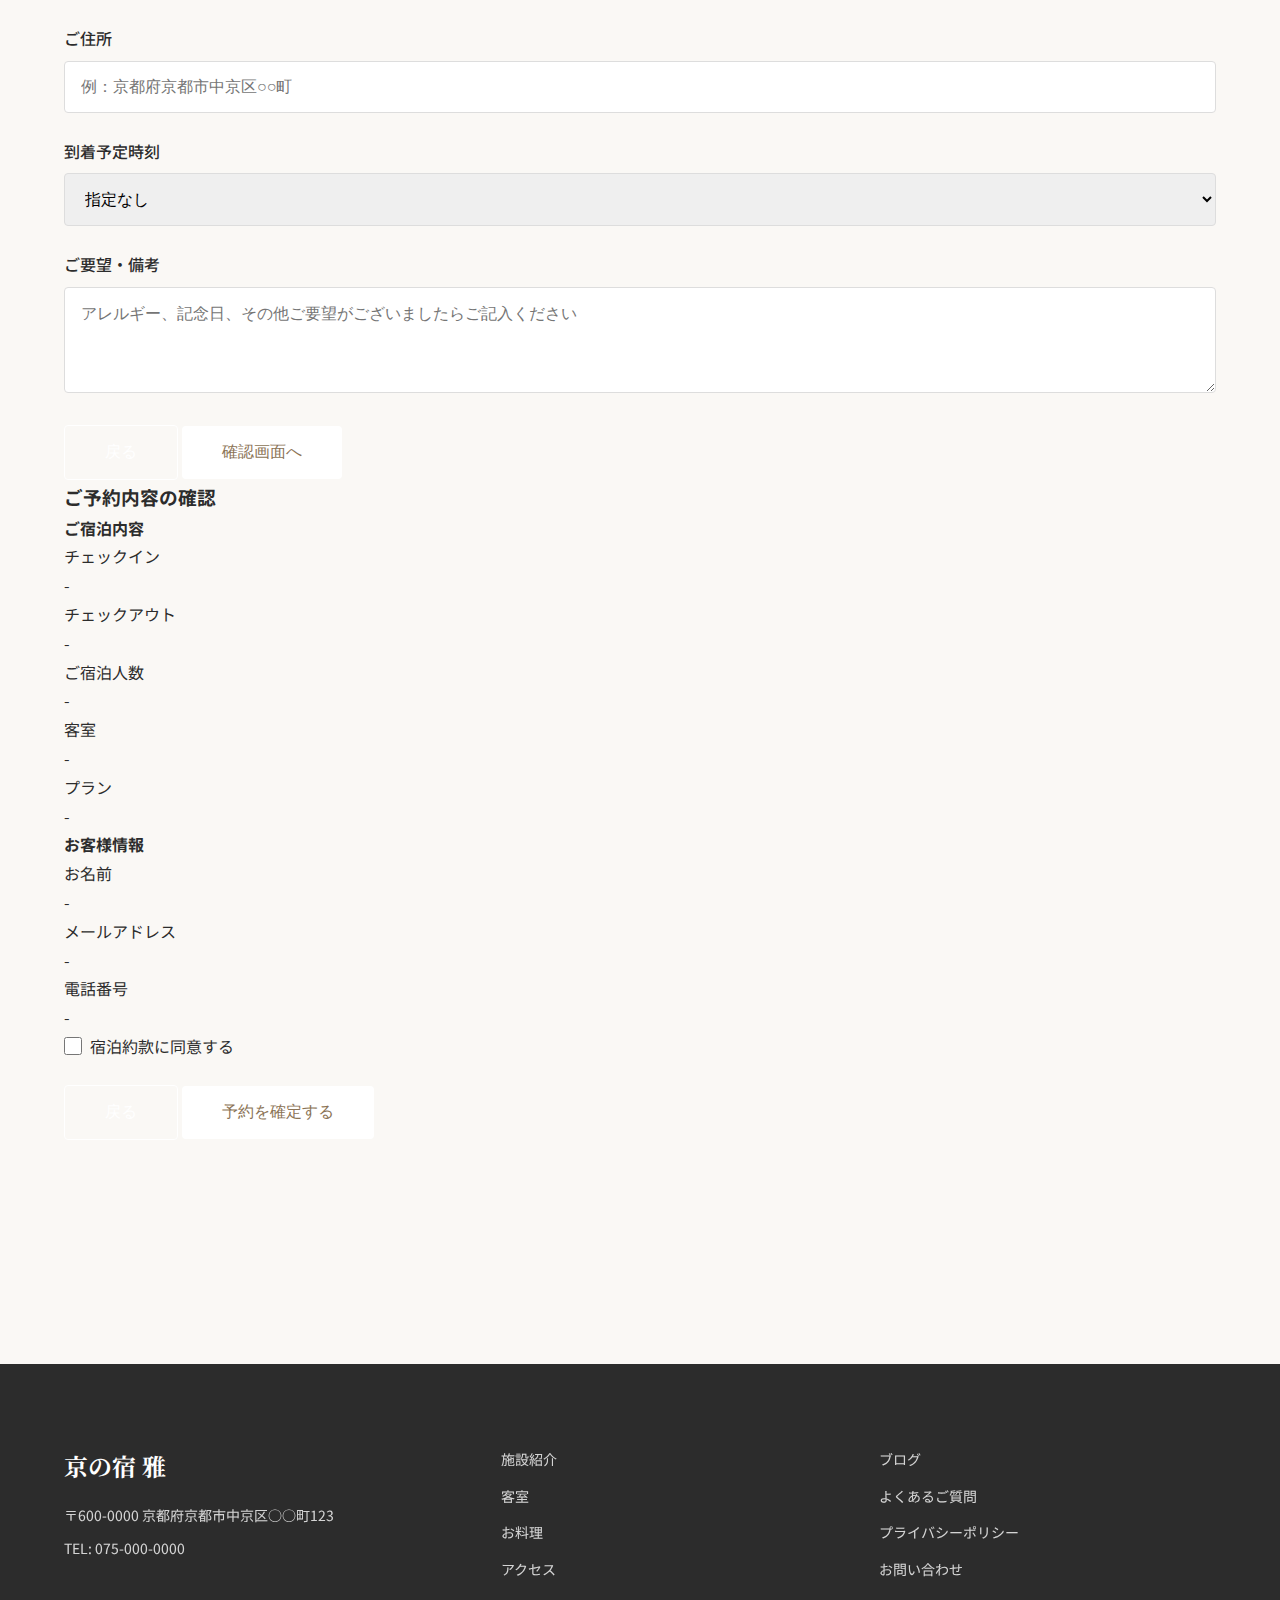
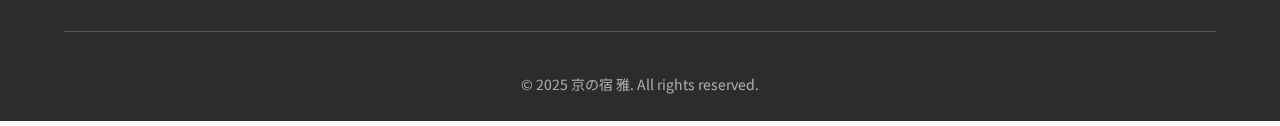
<file: pages/reservation.html>
<!DOCTYPE html>
<html lang="ja">
<head>
    <meta charset="UTF-8">
    <meta name="viewport" content="width=device-width, initial-scale=1.0">
    <title>ご予約 - 京の宿 雅</title>
    <meta name="description" content="京都の宿「結び」のご予約ページ。オンラインで簡単にご予約いただけます。">
    <link rel="stylesheet" href="../css/style.css">
    <link rel="preconnect" href="https://fonts.googleapis.com">
    <link rel="preconnect" href="https://fonts.gstatic.com" crossorigin>
    <link href="https://fonts.googleapis.com/css2?family=Noto+Serif+JP:wght@300;400;500&family=Noto+Sans+JP:wght@300;400;500&display=swap" rel="stylesheet">
</head>
<body>
    <!-- ヘッダー -->
    <header class="header">
        <div class="container">
            <div class="header-inner">
                <h1 class="logo">
                    <a href="../index.html">京の宿 雅</a>
                </h1>
                <nav class="nav" id="nav">
                    <ul class="nav-list">
                        <li><a href="about.html">施設紹介</a></li>
                        <li><a href="rooms.html">客室</a></li>
                        <li><a href="access.html">アクセス</a></li>
                        <li><a href="blog.html">ブログ</a></li>
                        <li><a href="contact.html">お問い合わせ</a></li>
                        <li><a href="reservation.html" class="btn-reserve active">ご予約</a></li>
                    </ul>
                </nav>
                <button class="nav-toggle" id="navToggle">
                    <span></span>
                    <span></span>
                    <span></span>
                </button>
            </div>
        </div>
    </header>

    <!-- ページヘッダー -->
    <section class="page-header">
        <div class="page-header-bg">
            <svg width="100%" height="100%" viewBox="0 0 1920 600" xmlns="http://www.w3.org/2000/svg" preserveAspectRatio="xMidYMid slice">
                <defs>
                    <linearGradient id="reservation-header-gradient" x1="0%" y1="0%" x2="100%" y2="0%">
                        <stop offset="0%" style="stop-color:#8b7355;stop-opacity:1" />
                        <stop offset="100%" style="stop-color:#d4a574;stop-opacity:1" />
                    </linearGradient>
                </defs>
                <rect width="1920" height="600" fill="url(#reservation-header-gradient)"/>
                <rect x="100" y="200" width="300" height="200" rx="10" fill="rgba(255,255,255,0.1)"/>
                <rect x="1520" y="200" width="300" height="200" rx="10" fill="rgba(255,255,255,0.1)"/>
            </svg>
        </div>
        <div class="container">
            <h2 class="page-title">ご予約</h2>
            <nav class="breadcrumb">
                <a href="../index.html">ホーム</a>
                <span>ご予約</span>
            </nav>
        </div>
    </section>

    <!-- メインコンテンツ -->
    <main class="main">
        <section class="reservation-section">
            <div class="container">
                <div class="reservation-intro fade-in">
                    <p class="lead-text">京の宿「雅」へのご予約を承っております。</p>
                    <p>下記フォームに必要事項をご入力の上、お申し込みください。</p>
                </div>

                <!-- 予約ステップ -->
                <div class="reservation-steps fade-in">
                    <div class="step active">
                        <span class="step-number">1</span>
                        <span class="step-text">日程・人数</span>
                    </div>
                    <div class="step">
                        <span class="step-number">2</span>
                        <span class="step-text">お客様情報</span>
                    </div>
                    <div class="step">
                        <span class="step-number">3</span>
                        <span class="step-text">確認・完了</span>
                    </div>
                </div>

                <div class="reservation-form-section fade-in">
                    <form class="reservation-form" id="reservationForm">
                        <!-- ステップ1: 日程・人数 -->
                        <div class="form-step active" id="step1">
                            <h3 class="form-step-title">ご宿泊日程・人数</h3>
                            
                            <div class="form-row">
                                <div class="form-group">
                                    <label for="checkinDate" class="form-label">チェックイン日 <span class="required">必須</span></label>
                                    <input type="date" id="checkinDate" name="checkinDate" class="form-input" required>
                                </div>
                                <div class="form-group">
                                    <label for="checkoutDate" class="form-label">チェックアウト日 <span class="required">必須</span></label>
                                    <input type="date" id="checkoutDate" name="checkoutDate" class="form-input" required>
                                </div>
                            </div>

                            <div class="form-row">
                                <div class="form-group">
                                    <label for="adults" class="form-label">大人（13歳以上） <span class="required">必須</span></label>
                                    <select id="adults" name="adults" class="form-select" required>
                                        <option value="1">1名</option>
                                        <option value="2" selected>2名</option>
                                        <option value="3">3名</option>
                                        <option value="4">4名</option>
                                        <option value="5">5名</option>
                                        <option value="6">6名</option>
                                    </select>
                                </div>
                                <div class="form-group">
                                    <label for="children" class="form-label">子供（6〜12歳）</label>
                                    <select id="children" name="children" class="form-select">
                                        <option value="0" selected>0名</option>
                                        <option value="1">1名</option>
                                        <option value="2">2名</option>
                                        <option value="3">3名</option>
                                        <option value="4">4名</option>
                                    </select>
                                </div>
                            </div>

                            <div class="form-group">
                                <label for="roomType" class="form-label">ご希望の客室 <span class="required">必須</span></label>
                                <select id="roomType" name="roomType" class="form-select" required>
                                    <option value="">選択してください</option>
                                    <option value="matsu">松の間（特別室）</option>
                                    <option value="take">竹の間（和洋室）</option>
                                    <option value="ume">梅の間（和室）</option>
                                    <option value="any">お任せ</option>
                                </select>
                            </div>

                            <div class="form-group">
                                <label for="plan" class="form-label">ご宿泊プラン <span class="required">必須</span></label>
                                <select id="plan" name="plan" class="form-select" required>
                                    <option value="">選択してください</option>
                                    <option value="standard">スタンダードプラン（1泊2食付）</option>
                                    <option value="kaiseki">特別会席プラン（1泊2食付）</option>
                                    <option value="breakfast">朝食付きプラン</option>
                                    <option value="room-only">素泊まりプラン</option>
                                </select>
                            </div>

                            <div class="form-buttons">
                                <button type="button" class="btn-primary" onclick="nextStep(2)">次へ進む</button>
                            </div>
                        </div>

                        <!-- ステップ2: お客様情報 -->
                        <div class="form-step" id="step2">
                            <h3 class="form-step-title">お客様情報</h3>
                            
                            <div class="form-row">
                                <div class="form-group">
                                    <label for="guestLastName" class="form-label">姓 <span class="required">必須</span></label>
                                    <input type="text" id="guestLastName" name="guestLastName" class="form-input" required>
                                </div>
                                <div class="form-group">
                                    <label for="guestFirstName" class="form-label">名 <span class="required">必須</span></label>
                                    <input type="text" id="guestFirstName" name="guestFirstName" class="form-input" required>
                                </div>
                            </div>

                            <div class="form-row">
                                <div class="form-group">
                                    <label for="guestLastNameKana" class="form-label">セイ <span class="required">必須</span></label>
                                    <input type="text" id="guestLastNameKana" name="guestLastNameKana" class="form-input" required>
                                </div>
                                <div class="form-group">
                                    <label for="guestFirstNameKana" class="form-label">メイ <span class="required">必須</span></label>
                                    <input type="text" id="guestFirstNameKana" name="guestFirstNameKana" class="form-input" required>
                                </div>
                            </div>

                            <div class="form-group">
                                <label for="guestEmail" class="form-label">メールアドレス <span class="required">必須</span></label>
                                <input type="email" id="guestEmail" name="guestEmail" class="form-input" required>
                            </div>

                            <div class="form-group">
                                <label for="guestPhone" class="form-label">電話番号 <span class="required">必須</span></label>
                                <input type="tel" id="guestPhone" name="guestPhone" class="form-input" placeholder="例：090-1234-5678" required>
                            </div>

                            <div class="form-group">
                                <label for="guestAddress" class="form-label">ご住所</label>
                                <input type="text" id="guestAddress" name="guestAddress" class="form-input" placeholder="例：京都府京都市中京区○○町">
                            </div>

                            <div class="form-group">
                                <label for="arrivalTime" class="form-label">到着予定時刻</label>
                                <select id="arrivalTime" name="arrivalTime" class="form-select">
                                    <option value="">指定なし</option>
                                    <option value="15:00">15:00</option>
                                    <option value="16:00">16:00</option>
                                    <option value="17:00">17:00</option>
                                    <option value="18:00">18:00</option>
                                    <option value="19:00">19:00</option>
                                    <option value="20:00">20:00</option>
                                    <option value="21:00">21:00</option>
                                </select>
                            </div>

                            <div class="form-group">
                                <label for="specialRequests" class="form-label">ご要望・備考</label>
                                <textarea id="specialRequests" name="specialRequests" class="form-textarea" rows="4" placeholder="アレルギー、記念日、その他ご要望がございましたらご記入ください"></textarea>
                            </div>

                            <div class="form-buttons">
                                <button type="button" class="btn-secondary" onclick="prevStep(1)">戻る</button>
                                <button type="button" class="btn-primary" onclick="nextStep(3)">確認画面へ</button>
                            </div>
                        </div>

                        <!-- ステップ3: 確認・完了 -->
                        <div class="form-step" id="step3">
                            <h3 class="form-step-title">ご予約内容の確認</h3>
                            
                            <div class="reservation-summary">
                                <h4>ご宿泊内容</h4>
                                <dl class="summary-list">
                                    <dt>チェックイン</dt>
                                    <dd id="confirmCheckin">-</dd>
                                    <dt>チェックアウト</dt>
                                    <dd id="confirmCheckout">-</dd>
                                    <dt>ご宿泊人数</dt>
                                    <dd id="confirmGuests">-</dd>
                                    <dt>客室</dt>
                                    <dd id="confirmRoom">-</dd>
                                    <dt>プラン</dt>
                                    <dd id="confirmPlan">-</dd>
                                </dl>

                                <h4>お客様情報</h4>
                                <dl class="summary-list">
                                    <dt>お名前</dt>
                                    <dd id="confirmName">-</dd>
                                    <dt>メールアドレス</dt>
                                    <dd id="confirmEmail">-</dd>
                                    <dt>電話番号</dt>
                                    <dd id="confirmPhone">-</dd>
                                </dl>
                            </div>

                            <div class="form-group">
                                <label class="form-checkbox">
                                    <input type="checkbox" name="terms" required>
                                    <span><a href="#" target="_blank">宿泊約款</a>に同意する</span>
                                </label>
                            </div>

                            <div class="form-buttons">
                                <button type="button" class="btn-secondary" onclick="prevStep(2)">戻る</button>
                                <button type="submit" class="btn-primary">予約を確定する</button>
                            </div>
                        </div>
                    </form>
                </div>

                <div class="reservation-notes fade-in">
                    <h4>ご予約に関する注意事項</h4>
                    <ul>
                        <li>チェックイン時間は15:00〜21:00、チェックアウト時間は11:00までとなります。</li>
                        <li>キャンセル料は、ご宿泊日の3日前から発生いたします。</li>
                        <li>ご予約内容の変更は、お電話にて承っております。</li>
                        <li>当日のご連絡は、お電話（075-000-0000）までお願いいたします。</li>
                    </ul>
                </div>
            </div>
        </section>
    </main>

    <!-- フッター -->
    <footer class="footer">
        <div class="container">
            <div class="footer-content">
                <div class="footer-info">
                    <h3 class="footer-logo">京の宿 雅</h3>
                    <p class="footer-address">〒600-0000 京都府京都市中京区○○町123</p>
                    <p class="footer-tel">TEL: 075-000-0000</p>
                </div>
                <nav class="footer-nav">
                    <ul class="footer-nav-list">
                        <li><a href="about.html">施設紹介</a></li>
                        <li><a href="rooms.html">客室</a></li>
                        <li><a href="cuisine.html">お料理</a></li>
                        <li><a href="access.html">アクセス</a></li>
                    </ul>
                    <ul class="footer-nav-list">
                        <li><a href="blog.html">ブログ</a></li>
                        <li><a href="faq.html">よくあるご質問</a></li>
                        <li><a href="privacy.html">プライバシーポリシー</a></li>
                        <li><a href="contact.html">お問い合わせ</a></li>
                    </ul>
                </nav>
            </div>
            <div class="footer-bottom">
                <p class="copyright">&copy; 2025 京の宿 雅. All rights reserved.</p>
            </div>
        </div>
    </footer>

    <script src="../js/main.js"></script>
</body>
</html>
</file>
<file: css/style.css>
/* ===================================
   京の宿 雅 - スタイルシート
   =================================== */

/* リセットCSS */
* {
    margin: 0;
    padding: 0;
    box-sizing: border-box;
}

/* 基本設定 */
:root {
    /* カラーパレット - 和風の落ち着いた色調 */
    --color-primary: #8b7355;      /* 茶色系 */
    --color-secondary: #d4a574;    /* 薄茶色 */
    --color-accent: #c9302c;       /* 朱色 */
    --color-dark: #2c2c2c;         /* 濃いグレー */
    --color-gray: #666666;         /* グレー */
    --color-light-gray: #f5f5f5;   /* 薄いグレー */
    --color-bg: #faf8f5;           /* 背景色（薄いベージュ） */
    --color-white: #ffffff;        /* 白 */
    
    /* フォント設定 */
    --font-serif: 'Noto Serif JP', serif;
    --font-sans: 'Noto Sans JP', sans-serif;
    
    /* 余白 */
    --spacing-xs: 8px;
    --spacing-sm: 16px;
    --spacing-md: 24px;
    --spacing-lg: 40px;
    --spacing-xl: 80px;
    
    /* トランジション */
    --transition: all 0.3s ease;
}

body {
    font-family: var(--font-sans);
    font-size: 16px;
    line-height: 1.8;
    color: var(--color-dark);
    background-color: var(--color-bg);
    overflow-x: hidden;
}

a {
    color: inherit;
    text-decoration: none;
    transition: var(--transition);
}

a:hover {
    opacity: 0.8;
}

img {
    max-width: 100%;
    height: auto;
    display: block;
}

/* コンテナ */
.container {
    max-width: 1200px;
    margin: 0 auto;
    padding: 0 var(--spacing-md);
}

/* ===================================
   ヘッダー
   =================================== */
.header {
    background-color: var(--color-white);
    box-shadow: 0 2px 5px rgba(0,0,0,0.1);
    position: fixed;
    top: 0;
    left: 0;
    right: 0;
    z-index: 1000;
}

.header-inner {
    display: flex;
    justify-content: space-between;
    align-items: center;
    padding: var(--spacing-sm) 0;
}

.logo {
    font-family: var(--font-serif);
    font-size: 24px;
    font-weight: 500;
    color: var(--color-primary);
}

.nav-list {
    display: flex;
    list-style: none;
    gap: var(--spacing-lg);
    align-items: center;
}

.nav-list a {
    font-size: 15px;
    color: var(--color-dark);
    position: relative;
}

.nav-list a::after {
    content: '';
    position: absolute;
    bottom: -4px;
    left: 0;
    right: 0;
    height: 2px;
    background-color: var(--color-primary);
    transform: scaleX(0);
    transition: var(--transition);
}

.nav-list a:hover::after,
.nav-list a.active::after {
    transform: scaleX(1);
}

.btn-reserve {
    background-color: var(--color-primary);
    color: var(--color-white) !important;
    padding: var(--spacing-xs) var(--spacing-md);
    border-radius: 4px;
}

.btn-reserve:hover {
    background-color: var(--color-secondary);
}

.nav-toggle {
    display: none;
    background: none;
    border: none;
    cursor: pointer;
    width: 30px;
    height: 30px;
    position: relative;
}

.nav-toggle span {
    display: block;
    width: 100%;
    height: 2px;
    background-color: var(--color-dark);
    position: absolute;
    left: 0;
    transition: var(--transition);
}

.nav-toggle span:nth-child(1) { top: 6px; }
.nav-toggle span:nth-child(2) { top: 14px; }
.nav-toggle span:nth-child(3) { top: 22px; }

/* ===================================
   ヒーローセクション
   =================================== */
.hero {
    margin-top: 72px;
    height: 80vh;
    min-height: 500px;
    position: relative;
    overflow: hidden;
}

.hero-slider {
    height: 100%;
    position: relative;
}

.hero-slide {
    position: absolute;
    top: 0;
    left: 0;
    width: 100%;
    height: 100%;
    opacity: 0;
    transition: opacity 1s ease;
}

.hero-slide.active {
    opacity: 1;
}

.hero-image {
    width: 100%;
    height: 100%;
    background-size: cover;
    background-position: center;
    background-color: #ccc;
    position: relative;
}

.hero-image svg {
    width: 100%;
    height: 100%;
    object-fit: cover;
}

.hero-image::after {
    content: '';
    position: absolute;
    top: 0;
    left: 0;
    right: 0;
    bottom: 0;
    background: linear-gradient(to bottom, rgba(0,0,0,0.2), rgba(0,0,0,0.4));
}

.hero-content {
    position: absolute;
    top: 50%;
    left: 50%;
    transform: translate(-50%, -50%);
    text-align: center;
    color: var(--color-white);
    z-index: 1;
}

.hero-title {
    font-family: var(--font-serif);
    font-size: 48px;
    font-weight: 300;
    margin-bottom: var(--spacing-sm);
    text-shadow: 2px 2px 4px rgba(0,0,0,0.5);
}

.hero-text {
    font-size: 18px;
    text-shadow: 1px 1px 2px rgba(0,0,0,0.5);
}

.hero-dots {
    position: absolute;
    bottom: var(--spacing-lg);
    left: 50%;
    transform: translateX(-50%);
    display: flex;
    gap: var(--spacing-xs);
}

.hero-dots .dot {
    width: 12px;
    height: 12px;
    border-radius: 50%;
    background-color: rgba(255,255,255,0.5);
    cursor: pointer;
    transition: var(--transition);
}

.hero-dots .dot.active {
    background-color: var(--color-white);
}

/* ===================================
   お知らせセクション
   =================================== */
.news {
    padding: var(--spacing-lg) 0;
    background-color: var(--color-white);
}

.news-inner {
    max-width: 900px;
    margin: 0 auto;
}

.news-title {
    font-family: var(--font-serif);
    font-size: 20px;
    margin-bottom: var(--spacing-md);
    text-align: center;
}

.news-list {
    list-style: none;
}

.news-item {
    padding: var(--spacing-sm) 0;
    border-bottom: 1px solid var(--color-light-gray);
    display: flex;
    align-items: center;
    gap: var(--spacing-sm);
}

.news-date {
    font-size: 14px;
    color: var(--color-gray);
    min-width: 100px;
}

.news-category {
    background-color: var(--color-primary);
    color: var(--color-white);
    font-size: 12px;
    padding: 2px 8px;
    border-radius: 3px;
}

.news-text {
    flex: 1;
    color: var(--color-dark);
}

.news-text:hover {
    color: var(--color-primary);
}

/* ===================================
   セクション共通
   =================================== */
section {
    padding: var(--spacing-xl) 0;
}

.section-header {
    text-align: center;
    margin-bottom: var(--spacing-xl);
}

.section-title {
    font-family: var(--font-serif);
    font-size: 36px;
    font-weight: 400;
    margin-bottom: var(--spacing-sm);
    position: relative;
    display: inline-block;
}

.section-title::after {
    content: '';
    position: absolute;
    bottom: -10px;
    left: 50%;
    transform: translateX(-50%);
    width: 50px;
    height: 2px;
    background-color: var(--color-primary);
}

.section-subtitle {
    color: var(--color-gray);
    font-size: 16px;
}

/* ===================================
   施設紹介
   =================================== */
.about-content {
    display: grid;
    grid-template-columns: 1fr 1fr;
    gap: var(--spacing-xl);
    align-items: center;
}

.about-title {
    font-family: var(--font-serif);
    font-size: 28px;
    margin-bottom: var(--spacing-md);
}

.about-text p {
    margin-bottom: var(--spacing-sm);
    color: var(--color-gray);
}

.btn-more {
    display: inline-block;
    margin-top: var(--spacing-md);
    padding: var(--spacing-sm) var(--spacing-lg);
    border: 1px solid var(--color-primary);
    color: var(--color-primary);
    transition: var(--transition);
}

.btn-more:hover {
    background-color: var(--color-primary);
    color: var(--color-white);
}

.about-images {
    display: grid;
    grid-template-columns: 1fr 1fr;
    gap: var(--spacing-md);
}

.about-image {
    width: 100%;
    height: 250px;
    border-radius: 4px;
    box-shadow: 0 2px 10px rgba(0,0,0,0.1);
    overflow: hidden;
}

.about-image svg {
    width: 100%;
    height: 100%;
    object-fit: cover;
}

/* ===================================
   客室
   =================================== */
.rooms {
    background-color: var(--color-light-gray);
}

.rooms-grid {
    display: grid;
    grid-template-columns: repeat(3, 1fr);
    gap: var(--spacing-lg);
}

.room-card {
    background-color: var(--color-white);
    border-radius: 4px;
    overflow: hidden;
    box-shadow: 0 2px 10px rgba(0,0,0,0.1);
    transition: var(--transition);
}

.room-card:hover {
    transform: translateY(-5px);
    box-shadow: 0 5px 20px rgba(0,0,0,0.15);
}

.room-image {
    width: 100%;
    height: 250px;
    overflow: hidden;
}

.room-image img,
.room-image svg {
    width: 100%;
    height: 100%;
    object-fit: cover;
    transition: var(--transition);
}

.room-card:hover .room-image img,
.room-card:hover .room-image svg {
    transform: scale(1.1);
}

.room-content {
    padding: var(--spacing-md);
}

.room-title {
    font-family: var(--font-serif);
    font-size: 24px;
    margin-bottom: var(--spacing-sm);
}

.room-text {
    color: var(--color-gray);
    margin-bottom: var(--spacing-md);
}

.btn-detail {
    color: var(--color-primary);
    font-size: 14px;
    display: inline-flex;
    align-items: center;
    gap: var(--spacing-xs);
}

.btn-detail::after {
    content: '→';
}

/* ===================================
   お料理
   =================================== */
.cuisine-content {
    display: grid;
    grid-template-columns: 1fr 1fr;
    gap: var(--spacing-xl);
    align-items: center;
}

.cuisine-images {
    display: grid;
    grid-template-columns: 1fr 1fr;
    gap: var(--spacing-md);
}

.cuisine-image {
    width: 100%;
    height: 250px;
    border-radius: 4px;
    box-shadow: 0 2px 10px rgba(0,0,0,0.1);
    overflow: hidden;
}

.cuisine-image svg {
    width: 100%;
    height: 100%;
    object-fit: cover;
}

.cuisine-title {
    font-family: var(--font-serif);
    font-size: 28px;
    margin-bottom: var(--spacing-md);
}

.cuisine-text p {
    margin-bottom: var(--spacing-sm);
    color: var(--color-gray);
}

/* ===================================
   アクセス
   =================================== */
.access {
    background-color: var(--color-light-gray);
}

.access-content {
    display: grid;
    grid-template-columns: 1fr 1fr;
    gap: var(--spacing-xl);
}

.access-title {
    font-family: var(--font-serif);
    font-size: 24px;
    margin-bottom: var(--spacing-md);
}

.access-list {
    margin-bottom: var(--spacing-lg);
}

.access-list dt {
    font-weight: 500;
    margin-top: var(--spacing-sm);
}

.access-list dd {
    color: var(--color-gray);
    margin-left: 0;
}

.access-buttons {
    display: flex;
    gap: var(--spacing-sm);
}

.btn-map {
    display: inline-block;
    padding: var(--spacing-sm) var(--spacing-md);
    background-color: var(--color-primary);
    color: var(--color-white);
    border-radius: 4px;
}

.access-map iframe {
    width: 100%;
    border-radius: 4px;
}

/* ===================================
   CTA
   =================================== */
.cta {
    background-color: var(--color-primary);
    color: var(--color-white);
    text-align: center;
    padding: var(--spacing-xl) 0;
}

.cta-title {
    font-family: var(--font-serif);
    font-size: 36px;
    margin-bottom: var(--spacing-sm);
}

.cta-text {
    font-size: 18px;
    margin-bottom: var(--spacing-lg);
}

.cta-buttons {
    display: flex;
    gap: var(--spacing-md);
    justify-content: center;
}

.btn-primary,
.btn-secondary {
    display: inline-block;
    padding: var(--spacing-sm) var(--spacing-lg);
    border-radius: 4px;
    transition: var(--transition);
    border: none;
    cursor: pointer;
    font-size: 16px;
}

.btn-primary {
    background-color: var(--color-white);
    color: var(--color-primary);
}

.btn-primary:hover {
    background-color: var(--color-light-gray);
}

.btn-secondary {
    background-color: transparent;
    color: var(--color-white);
    border: 1px solid var(--color-white);
}

.btn-secondary:hover {
    background-color: var(--color-white);
    color: var(--color-primary);
}

/* ===================================
   フッター
   =================================== */
.footer {
    background-color: var(--color-dark);
    color: var(--color-white);
    padding: var(--spacing-xl) 0 var(--spacing-md);
}

.footer-content {
    display: grid;
    grid-template-columns: 1fr 2fr;
    gap: var(--spacing-xl);
    margin-bottom: var(--spacing-lg);
}

.footer-logo {
    font-family: var(--font-serif);
    font-size: 24px;
    margin-bottom: var(--spacing-sm);
}

.footer-address,
.footer-tel {
    font-size: 14px;
    margin-bottom: var(--spacing-xs);
    opacity: 0.8;
}

.footer-nav {
    display: grid;
    grid-template-columns: 1fr 1fr;
    gap: var(--spacing-lg);
}

.footer-nav-list {
    list-style: none;
}

.footer-nav-list li {
    margin-bottom: var(--spacing-xs);
}

.footer-nav-list a {
    font-size: 14px;
    opacity: 0.8;
}

.footer-nav-list a:hover {
    opacity: 1;
}

.footer-bottom {
    text-align: center;
    padding-top: var(--spacing-lg);
    border-top: 1px solid rgba(255,255,255,0.2);
}

.copyright {
    font-size: 14px;
    opacity: 0.6;
}

/* ===================================
   ページヘッダー（下層ページ用）
   =================================== */
.page-header {
    margin-top: 72px;
    height: 300px;
    position: relative;
    display: flex;
    align-items: center;
    justify-content: center;
    overflow: hidden;
}

.page-header-bg {
    position: absolute;
    top: 0;
    left: 0;
    width: 100%;
    height: 100%;
    background-size: cover;
    background-position: center;
    background-color: #ccc;
}

.page-header-bg svg {
    width: 100%;
    height: 100%;
    object-fit: cover;
}

.page-header-bg::after {
    content: '';
    position: absolute;
    top: 0;
    left: 0;
    right: 0;
    bottom: 0;
    background: rgba(0,0,0,0.4);
}

.page-header .container {
    position: relative;
    z-index: 1;
    text-align: center;
}

.page-title {
    font-family: var(--font-serif);
    font-size: 48px;
    color: var(--color-white);
    margin-bottom: var(--spacing-sm);
}

.breadcrumb {
    color: var(--color-white);
    font-size: 14px;
}

.breadcrumb a {
    color: var(--color-white);
    opacity: 0.8;
}

.breadcrumb span {
    margin: 0 var(--spacing-xs);
}

/* ===================================
   フォーム
   =================================== */
.form-group {
    margin-bottom: var(--spacing-md);
}

.form-row {
    display: grid;
    grid-template-columns: 1fr 1fr;
    gap: var(--spacing-md);
}

.form-label {
    display: block;
    font-weight: 500;
    margin-bottom: var(--spacing-xs);
}

.required {
    color: var(--color-accent);
    font-size: 14px;
}

.form-input,
.form-select,
.form-textarea {
    width: 100%;
    padding: var(--spacing-sm);
    border: 1px solid #ddd;
    border-radius: 4px;
    font-size: 16px;
    transition: var(--transition);
}

.form-input:focus,
.form-select:focus,
.form-textarea:focus {
    outline: none;
    border-color: var(--color-primary);
}

.form-checkbox {
    display: flex;
    align-items: center;
    gap: var(--spacing-xs);
}

.form-checkbox input {
    width: 18px;
    height: 18px;
}

.form-submit {
    text-align: center;
    margin-top: var(--spacing-lg);
}

/* ===================================
   アニメーション
   =================================== */
.fade-in {
    opacity: 0;
    transform: translateY(30px);
    transition: all 0.8s ease;
}

.fade-in.visible {
    opacity: 1;
    transform: translateY(0);
}

/* ===================================
   SVG全体の改善
   =================================== */
svg {
    display: block;
    max-width: 100%;
    height: auto;
    transition: var(--transition);
}

/* SVGアニメーション効果 */
.hero-image svg {
    animation: subtle-pulse 8s ease-in-out infinite;
}

@keyframes subtle-pulse {
    0%, 100% { opacity: 1; }
    50% { opacity: 0.95; }
}

/* SVGのホバー効果 */
.about-image:hover,
.cuisine-image:hover {
    transform: scale(1.02);
    box-shadow: 0 4px 20px rgba(0,0,0,0.15);
}

/* グラデーション効果の追加 */
.hero-image svg,
.page-header-bg svg {
    filter: drop-shadow(0 2px 4px rgba(0,0,0,0.1));
}

/* ===================================
   レスポンシブデザイン
   =================================== */
@media (max-width: 768px) {
    /* ナビゲーション */
    .nav {
        position: fixed;
        top: 72px;
        left: -100%;
        width: 100%;
        height: calc(100vh - 72px);
        background-color: var(--color-white);
        transition: var(--transition);
        overflow-y: auto;
    }
    
    .nav.active {
        left: 0;
    }
    
    .nav-list {
        flex-direction: column;
        padding: var(--spacing-lg);
        gap: var(--spacing-md);
    }
    
    .nav-toggle {
        display: block;
    }
    
    .nav-toggle.active span:nth-child(1) {
        transform: rotate(45deg) translate(6px, 6px);
    }
    
    .nav-toggle.active span:nth-child(2) {
        opacity: 0;
    }
    
    .nav-toggle.active span:nth-child(3) {
        transform: rotate(-45deg) translate(6px, -6px);
    }
    
    /* ヒーロー */
    .hero-title {
        font-size: 32px;
    }
    
    .hero-text {
        font-size: 16px;
    }
    
    /* セクション */
    .section-title {
        font-size: 28px;
    }
    
    .about-content,
    .cuisine-content,
    .access-content {
        grid-template-columns: 1fr;
    }
    
    .rooms-grid {
        grid-template-columns: 1fr;
    }
    
    .form-row {
        grid-template-columns: 1fr;
    }
    
    .footer-content {
        grid-template-columns: 1fr;
    }
    
    .footer-nav {
        grid-template-columns: 1fr;
    }
    
    /* 余白調整 */
    section {
        padding: var(--spacing-lg) 0;
    }
}

/* ===================================
   ブログページ
   =================================== */
.blog-container {
    display: grid;
    grid-template-columns: 2fr 1fr;
    gap: var(--spacing-xl);
}

.blog-post {
    background-color: var(--color-white);
    border-radius: 4px;
    overflow: hidden;
    margin-bottom: var(--spacing-lg);
    box-shadow: 0 2px 10px rgba(0,0,0,0.1);
}

.blog-post-image {
    width: 100%;
    height: 200px;
    overflow: hidden;
    border-radius: 8px 8px 0 0;
}

.blog-post-image svg {
    width: 100%;
    height: 100%;
    object-fit: cover;
    transition: var(--transition);
}

.blog-post:hover .blog-post-image svg {
    transform: scale(1.05);
}

.blog-post-content {
    padding: var(--spacing-lg);
}

.blog-post-meta {
    display: flex;
    align-items: center;
    gap: var(--spacing-sm);
    margin-bottom: var(--spacing-sm);
    font-size: 14px;
}

.blog-post-meta time {
    color: var(--color-gray);
}

.blog-category {
    background-color: var(--color-primary);
    color: var(--color-white);
    font-size: 12px;
    padding: 2px 8px;
    border-radius: 3px;
}

.blog-post-title {
    font-family: var(--font-serif);
    font-size: 24px;
    margin-bottom: var(--spacing-sm);
    line-height: 1.4;
}

.blog-post-excerpt {
    color: var(--color-gray);
    margin-bottom: var(--spacing-md);
}

.btn-readmore {
    color: var(--color-primary);
    font-size: 14px;
}

/* サイドバー */
.widget {
    background-color: var(--color-white);
    padding: var(--spacing-lg);
    margin-bottom: var(--spacing-lg);
    border-radius: 4px;
}

.widget-title {
    font-family: var(--font-serif);
    font-size: 20px;
    margin-bottom: var(--spacing-md);
    padding-bottom: var(--spacing-sm);
    border-bottom: 2px solid var(--color-primary);
}

.category-list,
.archive-list {
    list-style: none;
}

.category-list li,
.archive-list li {
    padding: var(--spacing-xs) 0;
    border-bottom: 1px solid var(--color-light-gray);
}

.category-list a,
.archive-list a {
    display: flex;
    justify-content: space-between;
    align-items: center;
}

.recent-posts {
    list-style: none;
}

.recent-posts li {
    margin-bottom: var(--spacing-md);
    padding-bottom: var(--spacing-md);
    border-bottom: 1px solid var(--color-light-gray);
}

.recent-posts li:last-child {
    margin-bottom: 0;
    padding-bottom: 0;
    border-bottom: none;
}

.recent-posts time {
    display: block;
    font-size: 12px;
    color: var(--color-gray);
    margin-bottom: var(--spacing-xs);
}

/* ページネーション */
.pagination {
    display: flex;
    justify-content: center;
    align-items: center;
    gap: var(--spacing-sm);
    margin-top: var(--spacing-xl);
}

.pagination a,
.pagination span {
    padding: var(--spacing-xs) var(--spacing-sm);
    border: 1px solid var(--color-light-gray);
    border-radius: 4px;
}

.pagination-current {
    background-color: var(--color-primary);
    color: var(--color-white);
    border-color: var(--color-primary);
}

.pagination a:hover {
    background-color: var(--color-light-gray);
}

.pagination .disabled {
    opacity: 0.5;
    cursor: not-allowed;
}

/* 施設カード */
.facilities {
    margin-top: var(--spacing-xl);
}

.facilities-grid {
    display: grid;
    grid-template-columns: repeat(auto-fit, minmax(300px, 1fr));
    gap: var(--spacing-lg);
    margin-top: var(--spacing-lg);
}

.facility-card {
    background: var(--color-white);
    border-radius: 8px;
    overflow: hidden;
    box-shadow: 0 2px 15px rgba(0,0,0,0.1);
    transition: var(--transition);
}

.facility-card:hover {
    transform: translateY(-5px);
    box-shadow: 0 5px 25px rgba(0,0,0,0.15);
}

.facility-card svg {
    width: 100%;
    height: 200px;
    object-fit: cover;
    transition: var(--transition);
}

.facility-card:hover svg {
    transform: scale(1.03);
}

/* SVG レスポンシブ対応の改善 */
svg {
    display: block;
    max-width: 100%;
    height: auto;
}

.about-image svg,
.cuisine-image svg,
.room-image svg {
    border-radius: 4px;
    transition: var(--transition);
}

.room-card:hover .room-image svg {
    transform: scale(1.05);
}
</file>
